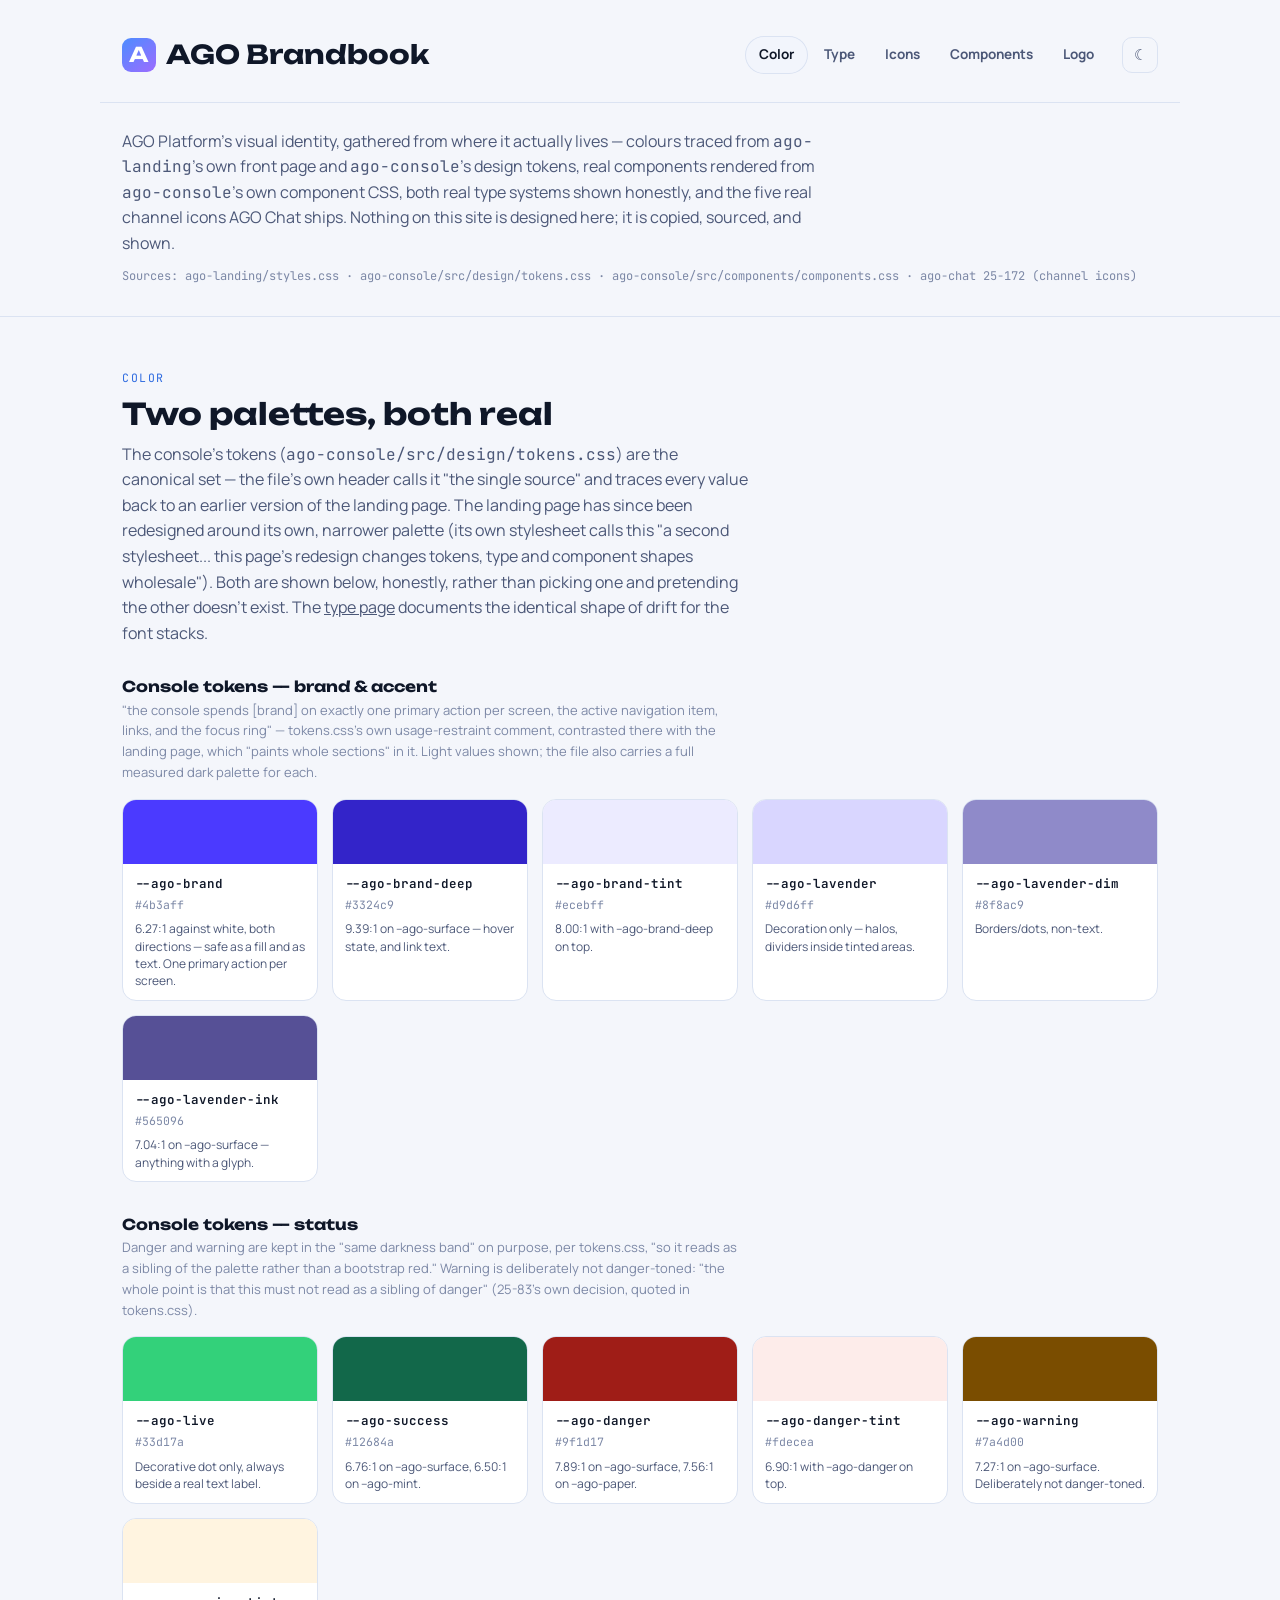
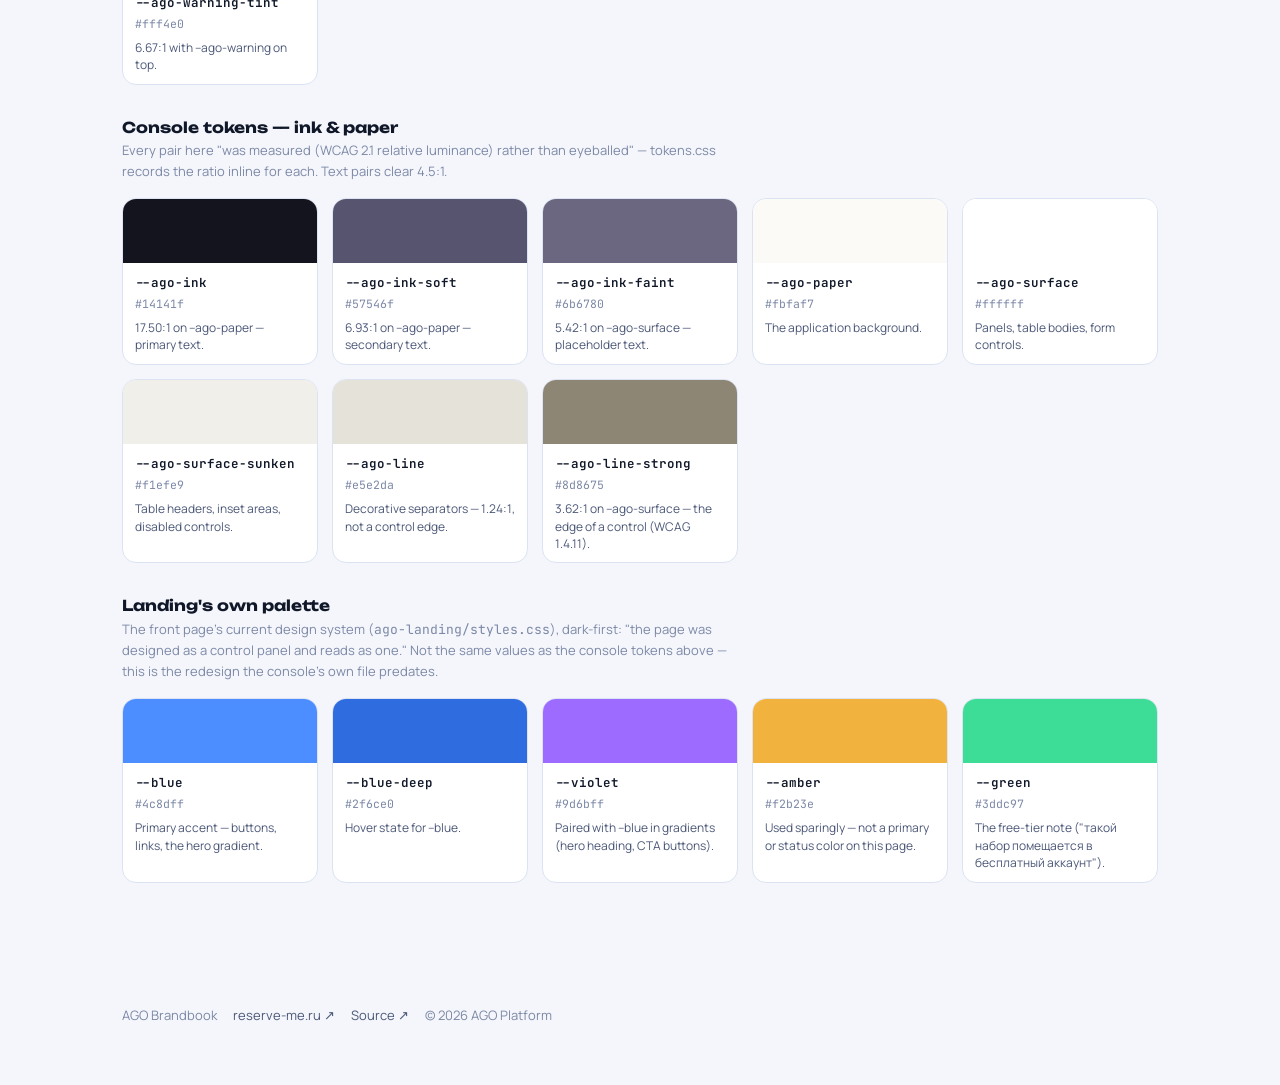
<file: index.html>
<!doctype html>
<html lang="ru">
<head>
<meta charset="utf-8">
<link rel="icon" type="image/svg+xml" href="favicon.svg">
<meta name="viewport" content="width=device-width, initial-scale=1">
<meta name="description" content="AGO Brandbook — цвета, типографика и компоненты AGO Platform в одном месте.">
<title>AGO Brandbook</title>
<link rel="preconnect" href="https://fonts.googleapis.com">
<link rel="preconnect" href="https://fonts.gstatic.com" crossorigin>
<link href="https://fonts.googleapis.com/css2?family=Manrope:wght@400;500;600;700;800&family=Unbounded:wght@600;700&family=JetBrains+Mono:wght@400;500;600&display=swap" rel="stylesheet">
<link rel="stylesheet" href="styles.css">
</head>
<body>
<!-- 25-180 built this as a reference page, not a product; 25-183 splits it into real pages
     (color/type/icons/components/logo) with shared navigation, and adds the two pages this site
     was missing - a components page and a typography page that shows both real font systems
     rather than the one console traced from a landing page that has since moved on. Every value on
     every page is copied from a file this repository does not own; where two source files
     disagree, that disagreement is shown rather than resolved, because resolving it is not this
     item's job either. -->
<header class="top">
  <div class="wrap topbar">
    <a class="wordmark" href="index.html"><span class="g">A</span>AGO Brandbook</a>
    <div class="topbar-end">
      <nav class="pagenav" aria-label="Brandbook sections">
        <a href="index.html" aria-current="page">Color</a>
        <a href="typography.html">Type</a>
        <a href="icons.html">Icons</a>
        <a href="components.html">Components</a>
        <a href="logo.html">Logo</a>
      </nav>
      <button class="theme-toggle" type="button" id="themeToggle" aria-label="Toggle theme" title="Toggle theme">
        <span id="themeIcon" aria-hidden="true">☾</span>
      </button>
    </div>
  </div>
  <div class="wrap">
    <p class="lede">AGO Platform's visual identity, gathered from where it actually lives — colours
      traced from <code>ago-landing</code>'s own front page and <code>ago-console</code>'s design
      tokens, real components rendered from <code>ago-console</code>'s own component CSS, both real
      type systems shown honestly, and the five real channel icons AGO Chat ships. Nothing on this
      site is designed here; it is copied, sourced, and shown.</p>
    <p class="src">Sources: ago-landing/styles.css · ago-console/src/design/tokens.css ·
      ago-console/src/components/components.css · ago-chat 25-172 (channel icons)</p>
  </div>
</header>

<main>
  <!-- COLOR -->
  <section id="color">
    <div class="wrap">
      <div class="head">
        <span class="kicker">Color</span>
        <h2>Two palettes, both real</h2>
        <p class="lede">The console's tokens (<code>ago-console/src/design/tokens.css</code>) are the
          canonical set — the file's own header calls it "the single source" and traces every value
          back to an earlier version of the landing page. The landing page has since been redesigned
          around its own, narrower palette (its own stylesheet calls this "a second stylesheet...
          this page's redesign changes tokens, type and component shapes wholesale"). Both are shown
          below, honestly, rather than picking one and pretending the other doesn't exist. The
          <a href="typography.html">type page</a> documents the identical shape of drift for the
          font stacks.</p>
      </div>

      <div class="swatch-group">
        <h3>Console tokens — brand &amp; accent</h3>
        <p class="group-note">"the console spends [brand] on exactly one primary action per screen,
          the active navigation item, links, and the focus ring" — tokens.css's own usage-restraint
          comment, contrasted there with the landing page, which "paints whole sections" in it. Light
          values shown; the file also carries a full measured dark palette for each.</p>
        <div class="swatches" id="swatches-console-brand"></div>
      </div>

      <div class="swatch-group">
        <h3>Console tokens — status</h3>
        <p class="group-note">Danger and warning are kept in the "same darkness band" on purpose,
          per tokens.css, "so it reads as a sibling of the palette rather than a bootstrap red."
          Warning is deliberately not danger-toned: "the whole point is that this must not read as a
          sibling of danger" (25-83's own decision, quoted in tokens.css).</p>
        <div class="swatches" id="swatches-console-status"></div>
      </div>

      <div class="swatch-group">
        <h3>Console tokens — ink &amp; paper</h3>
        <p class="group-note">Every pair here "was measured (WCAG 2.1 relative luminance) rather than
          eyeballed" — tokens.css records the ratio inline for each. Text pairs clear 4.5:1.</p>
        <div class="swatches" id="swatches-console-neutral"></div>
      </div>

      <div class="swatch-group">
        <h3>Landing's own palette</h3>
        <p class="group-note">The front page's current design system (<code>ago-landing/styles.css</code>),
          dark-first: "the page was designed as a control panel and reads as one." Not the same values
          as the console tokens above — this is the redesign the console's own file predates.</p>
        <div class="swatches" id="swatches-landing"></div>
      </div>
    </div>
  </section>
</main>

<footer>
  <div class="wrap foot-row">
    <span>AGO Brandbook</span>
    <a href="https://reserve-me.ru" target="_blank" rel="noopener">reserve-me.ru ↗</a>
    <a href="https://github.com/golyakoff/ago-brandbook" target="_blank" rel="noopener">Source ↗</a>
    <span>© 2026 AGO Platform</span>
  </div>
</footer>

<script src="theme.js"></script>
<script src="tokens.js"></script>
</body>
</html>
</file>
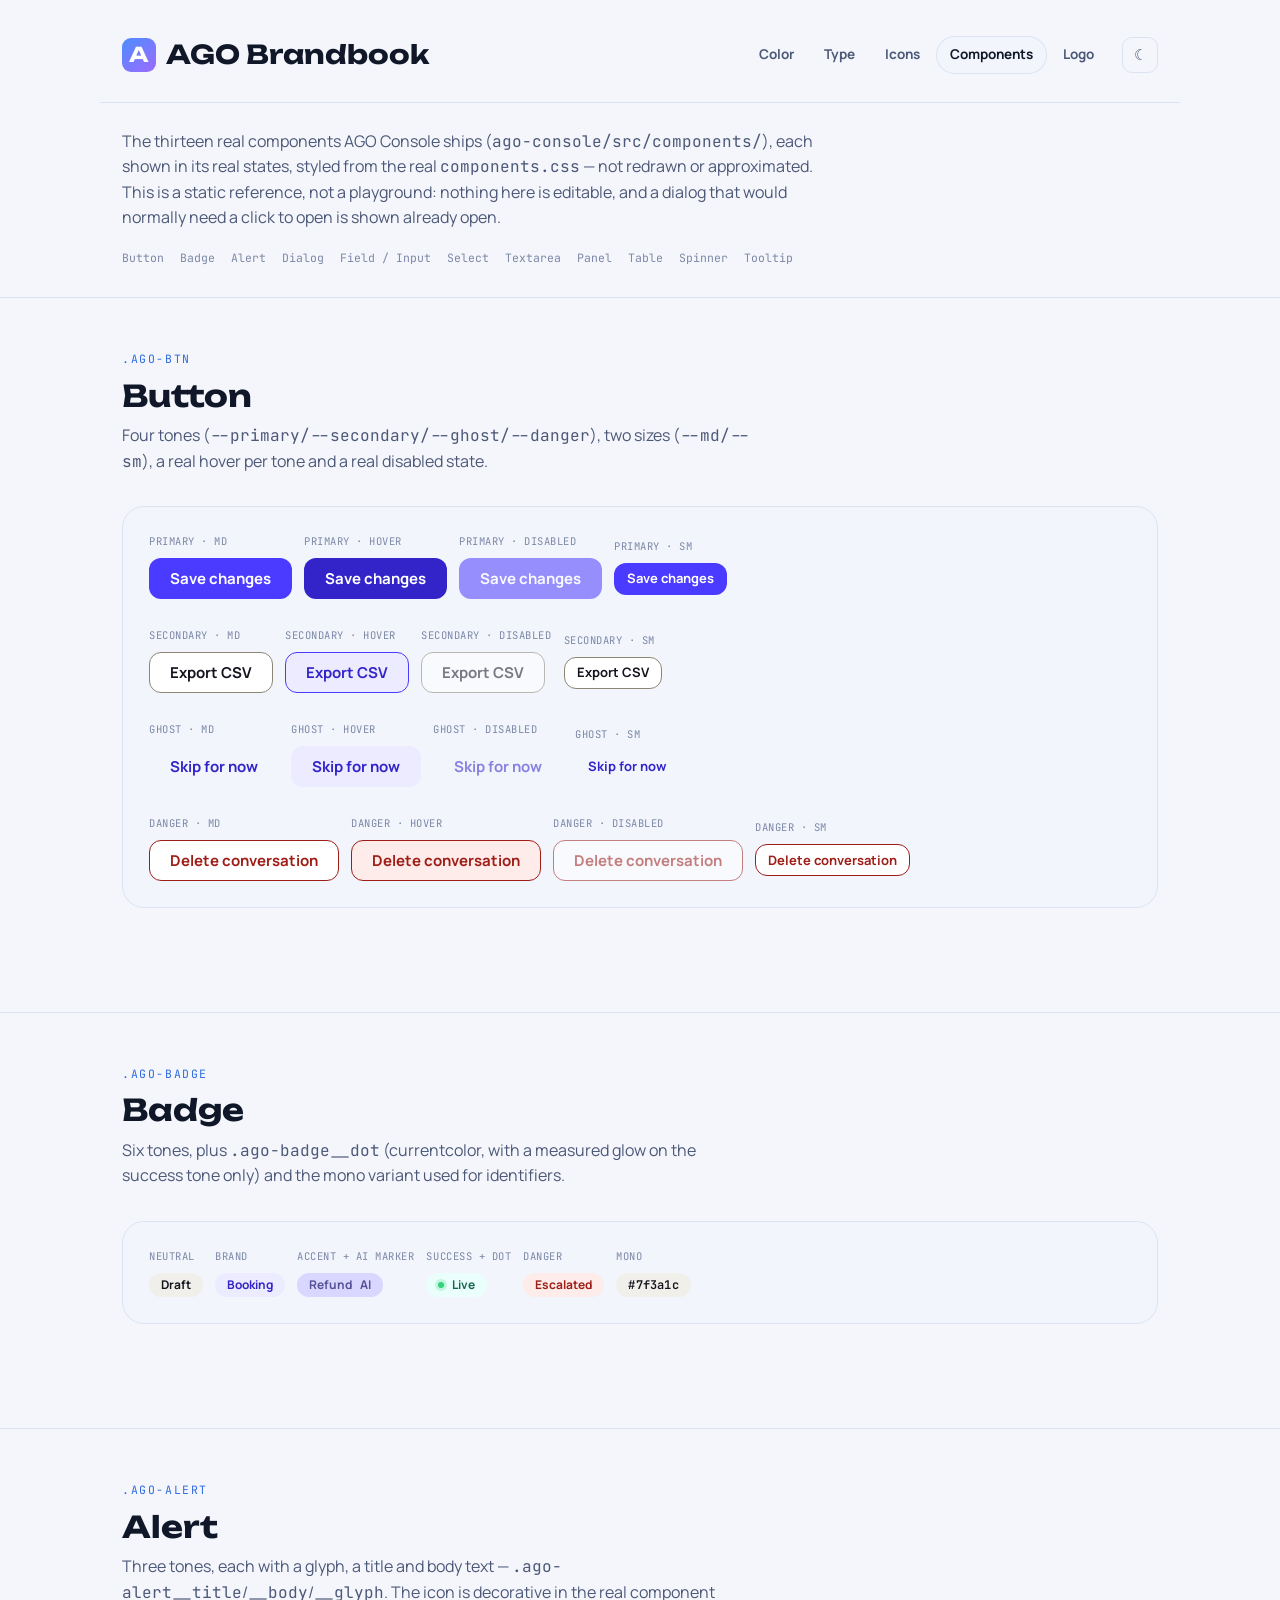
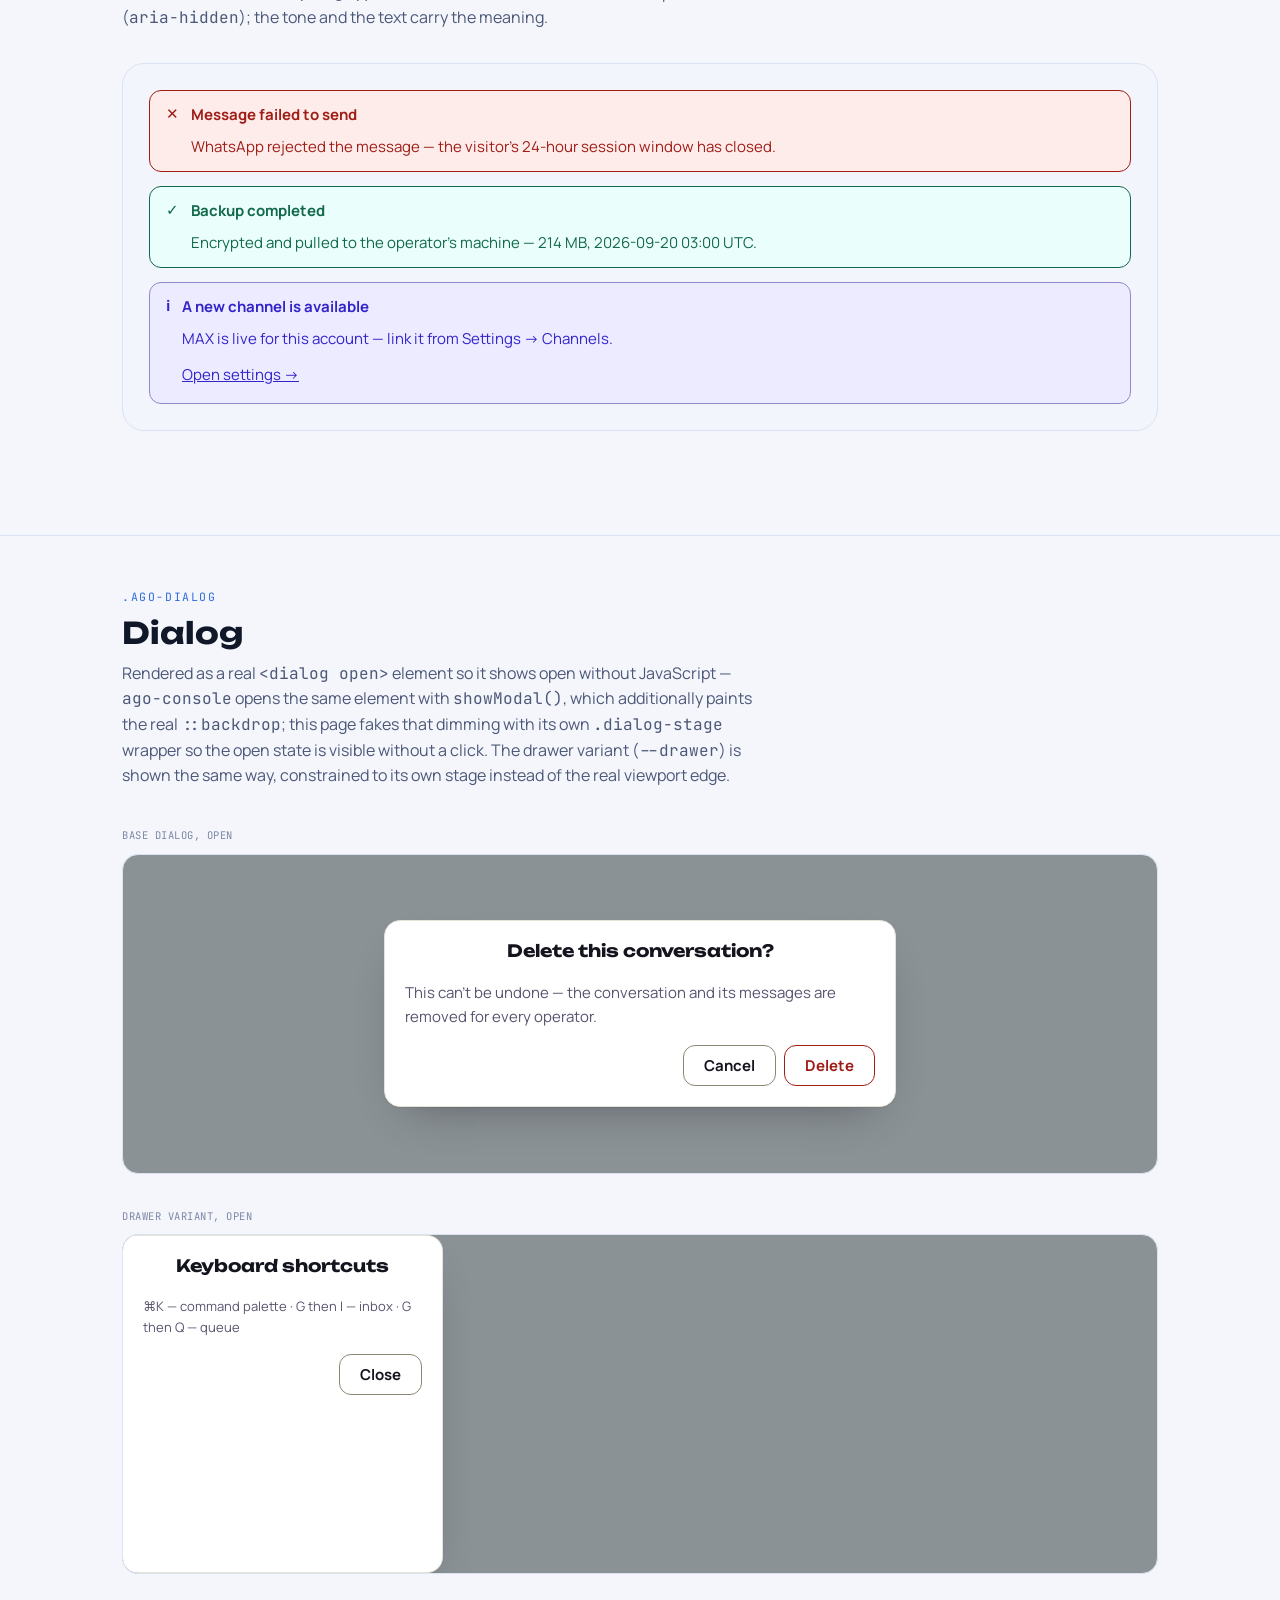
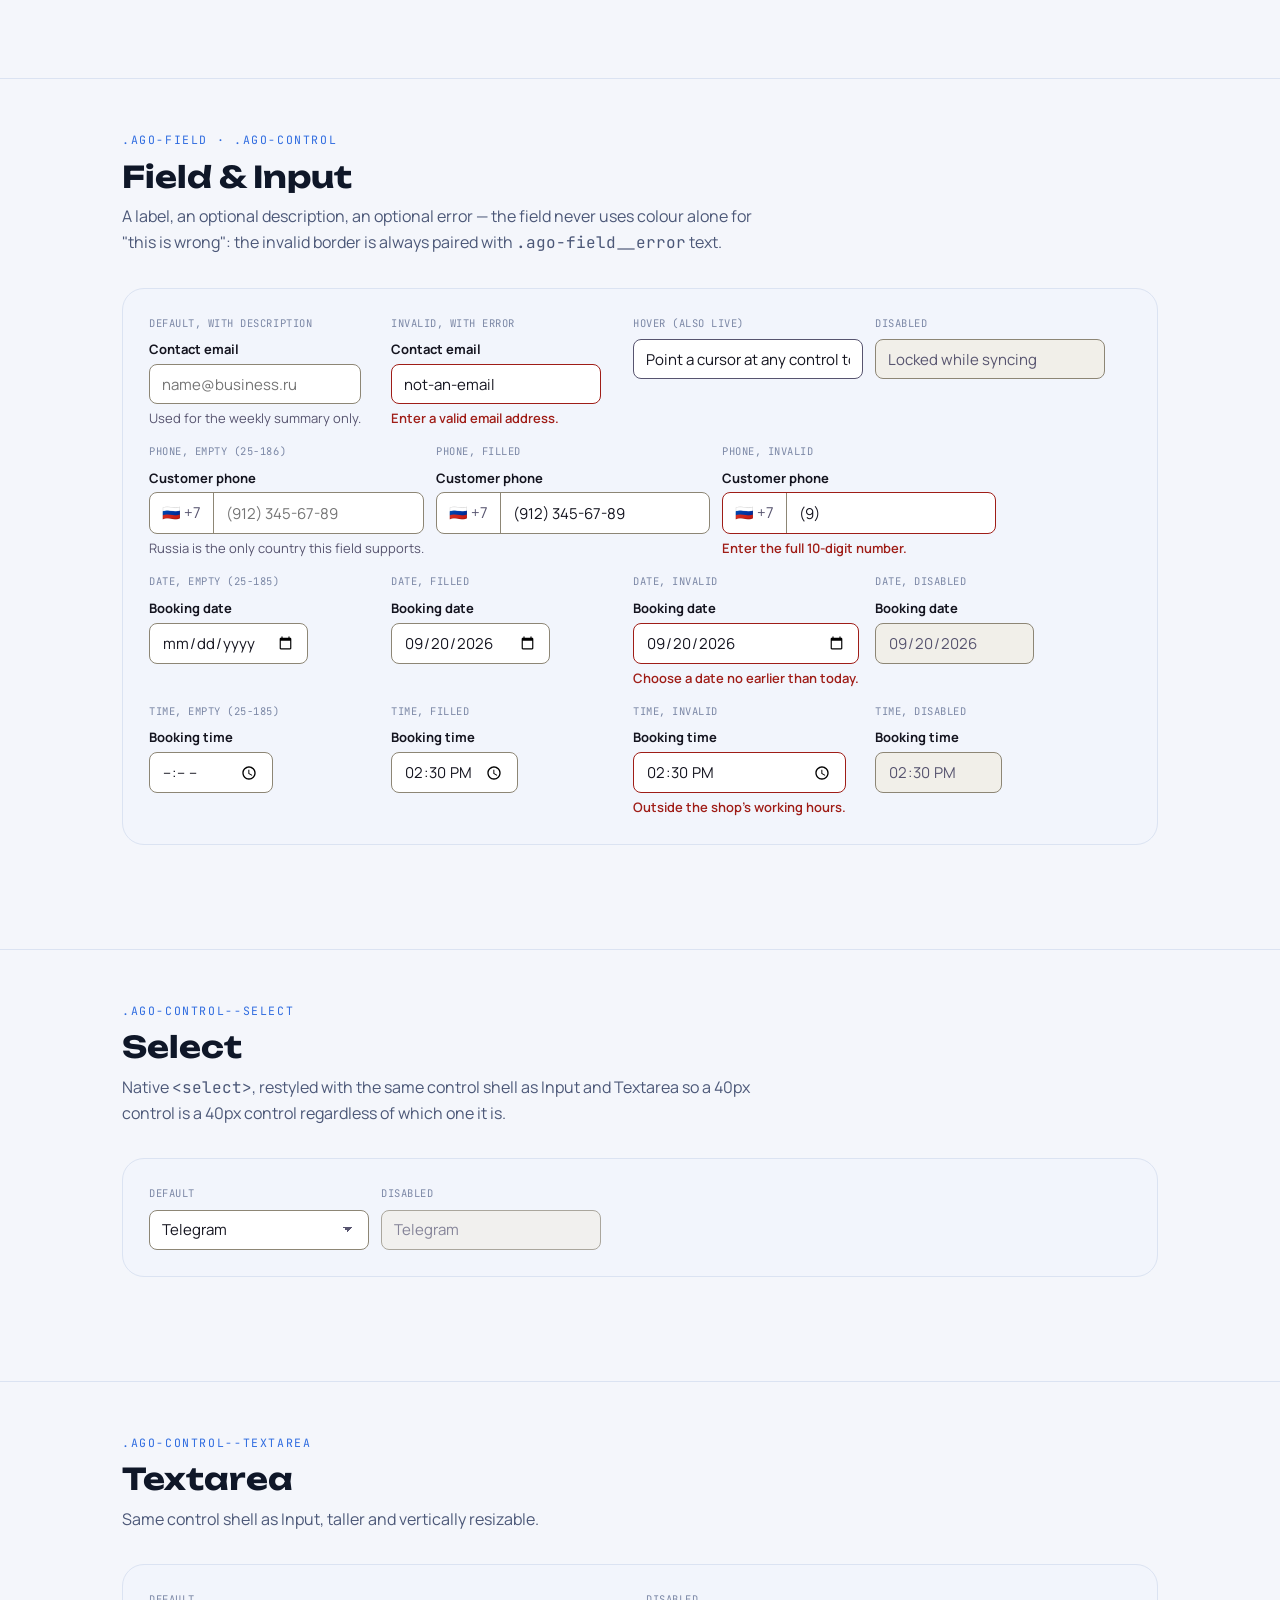
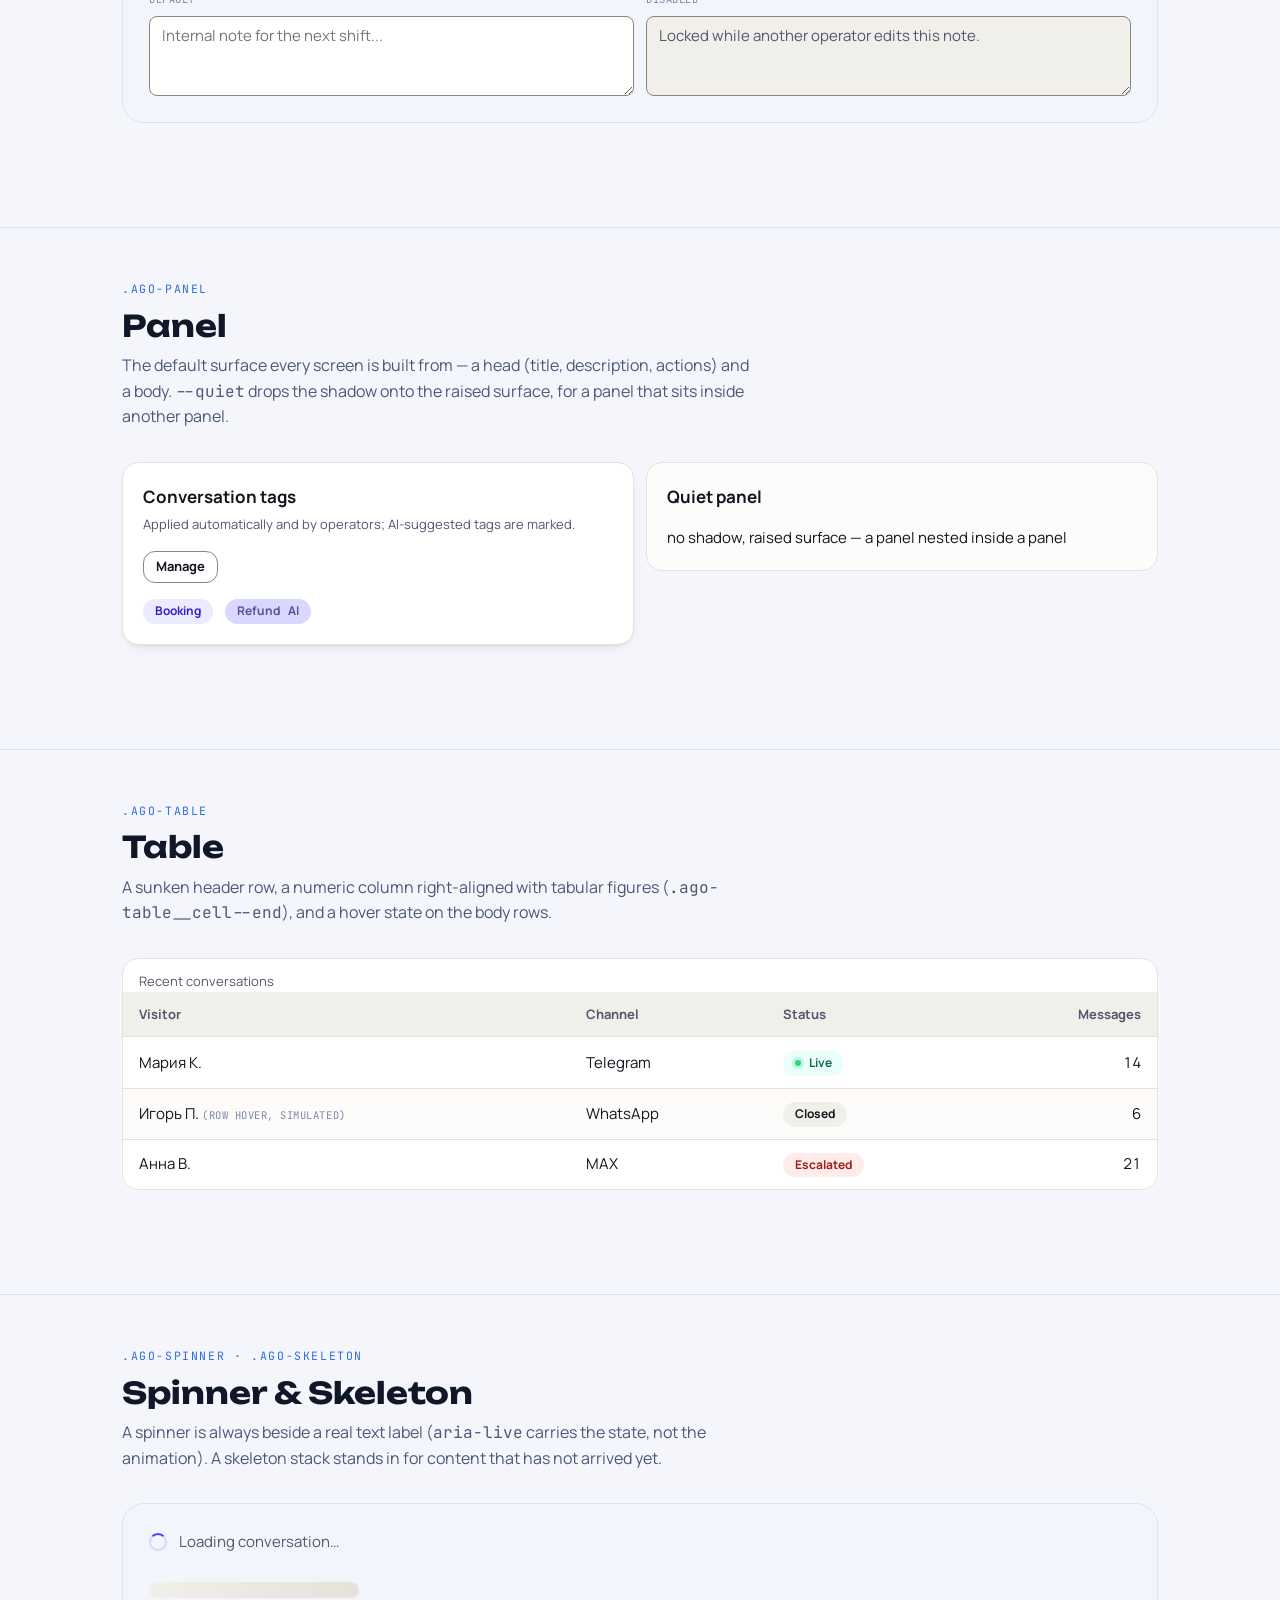
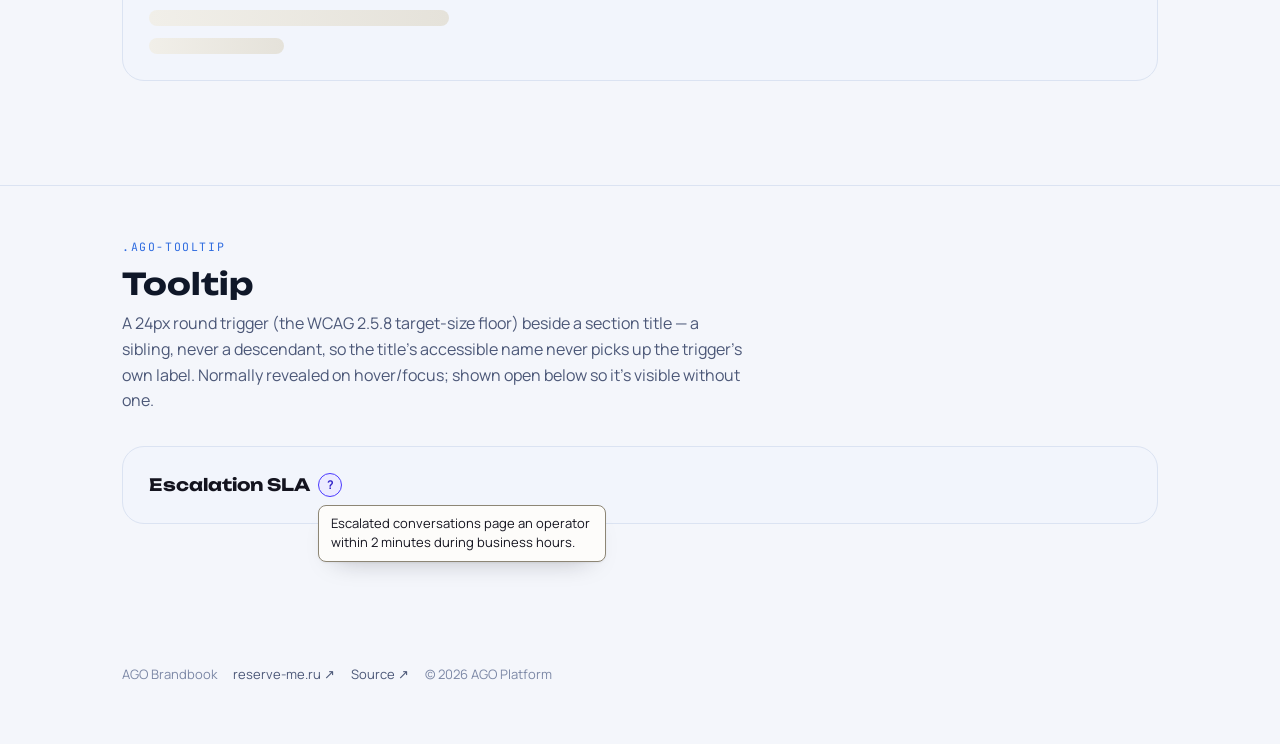
<file: components.html>
<!doctype html>
<html lang="ru">
<head>
<meta charset="utf-8">
<link rel="icon" type="image/svg+xml" href="favicon.svg">
<meta name="viewport" content="width=device-width, initial-scale=1">
<meta name="description" content="AGO Brandbook — the real ago-console component set, in its real states.">
<title>AGO Brandbook — Components</title>
<link rel="preconnect" href="https://fonts.googleapis.com">
<link rel="preconnect" href="https://fonts.gstatic.com" crossorigin>
<link href="https://fonts.googleapis.com/css2?family=Manrope:wght@400;500;600;700;800&family=Unbounded:wght@600;700&family=JetBrains+Mono:wght@400;500;600&display=swap" rel="stylesheet">
<link rel="stylesheet" href="styles.css">
<link rel="stylesheet" href="components.css">
</head>
<body>
<!-- 25-183: every `.ago-*` class below is real - copied from ago-console/src/components/
     components.css, not approximated - styled with this page's own components.css, which copies
     that file's rules and the token values they read from tokens.css. No React, no build step: this
     page demonstrates the identity by matching the real CSS, the same way index.html's color
     section shows real hex values without importing tokens.css as a stylesheet. A handful of
     `.is-hover` helper classes (labelled where used) make a hover state visible without a mouse;
     every real `:hover` also still works live if you point a cursor at it. Dialogs use the real
     `<dialog open>` attribute so they render already open, no click or JavaScript needed.

     `25-184`: this section used to say the demo was light theme only because "the console ships
     light-only" - that was already false the day it was written. `tokens.css`'s own header comment
     records that `adr/0030` point 4's original light-only call was reversed the same day, in an
     addendum by the same author: the console has shipped a real, contrast-checked three-state
     (system/light/dark) theme since. This page now demonstrates that - the dark values below are
     copied from `tokens.css`'s own dark block (`@media (prefers-color-scheme: dark){
     :root:not([data-theme="light"]){...} }` plus its `:root[data-theme="dark"]` twin) the same
     hand-authored way `components.css` already copies the light ones, and follow this page's own
     `data-theme` toggle (`theme.js`) rather than a second, independent switch - `[data-theme="dark"]
     .console-demo` and the matching `prefers-color-scheme` media guard, both in `components.css`. -->
<header class="top">
  <div class="wrap topbar">
    <a class="wordmark" href="index.html"><span class="g">A</span>AGO Brandbook</a>
    <div class="topbar-end">
      <nav class="pagenav" aria-label="Brandbook sections">
        <a href="index.html">Color</a>
        <a href="typography.html">Type</a>
        <a href="icons.html">Icons</a>
        <a href="components.html" aria-current="page">Components</a>
        <a href="logo.html">Logo</a>
      </nav>
      <button class="theme-toggle" type="button" id="themeToggle" aria-label="Toggle theme" title="Toggle theme">
        <span id="themeIcon" aria-hidden="true">☾</span>
      </button>
    </div>
  </div>
  <div class="wrap">
    <p class="lede">The thirteen real components AGO Console ships
      (<code>ago-console/src/components/</code>), each shown in its real states, styled from the
      real <code>components.css</code> — not redrawn or approximated. This is a static reference,
      not a playground: nothing here is editable, and a dialog that would normally need a click to
      open is shown already open.</p>
    <ul class="jump-nav">
      <li><a href="#button">Button</a></li>
      <li><a href="#badge">Badge</a></li>
      <li><a href="#alert">Alert</a></li>
      <li><a href="#dialog">Dialog</a></li>
      <li><a href="#field">Field / Input</a></li>
      <li><a href="#select">Select</a></li>
      <li><a href="#textarea">Textarea</a></li>
      <li><a href="#panel">Panel</a></li>
      <li><a href="#table">Table</a></li>
      <li><a href="#spinner">Spinner</a></li>
      <li><a href="#tooltip">Tooltip</a></li>
    </ul>
  </div>
</header>

<main>
  <!-- BUTTON -->
  <section id="button">
    <div class="wrap">
      <div class="head">
        <span class="kicker">.ago-btn</span>
        <h2>Button</h2>
        <p class="lede">Four tones (<code>--primary/--secondary/--ghost/--danger</code>), two sizes
          (<code>--md/--sm</code>), a real hover per tone and a real disabled state.</p>
      </div>
      <div class="demo-block console-demo">
        <div class="demo-stage demo-col">
          <div class="demo-row">
            <div class="demo-item"><span class="demo-cap">primary · md</span><button class="ago-btn ago-btn--primary ago-btn--md">Save changes</button></div>
            <div class="demo-item"><span class="demo-cap">primary · hover</span><button class="ago-btn ago-btn--primary ago-btn--md is-hover">Save changes</button></div>
            <div class="demo-item"><span class="demo-cap">primary · disabled</span><button class="ago-btn ago-btn--primary ago-btn--md" disabled>Save changes</button></div>
            <div class="demo-item"><span class="demo-cap">primary · sm</span><button class="ago-btn ago-btn--primary ago-btn--sm">Save changes</button></div>
          </div>
          <div class="demo-row">
            <div class="demo-item"><span class="demo-cap">secondary · md</span><button class="ago-btn ago-btn--secondary ago-btn--md">Export CSV</button></div>
            <div class="demo-item"><span class="demo-cap">secondary · hover</span><button class="ago-btn ago-btn--secondary ago-btn--md is-hover">Export CSV</button></div>
            <div class="demo-item"><span class="demo-cap">secondary · disabled</span><button class="ago-btn ago-btn--secondary ago-btn--md" disabled>Export CSV</button></div>
            <div class="demo-item"><span class="demo-cap">secondary · sm</span><button class="ago-btn ago-btn--secondary ago-btn--sm">Export CSV</button></div>
          </div>
          <div class="demo-row">
            <div class="demo-item"><span class="demo-cap">ghost · md</span><button class="ago-btn ago-btn--ghost ago-btn--md">Skip for now</button></div>
            <div class="demo-item"><span class="demo-cap">ghost · hover</span><button class="ago-btn ago-btn--ghost ago-btn--md is-hover">Skip for now</button></div>
            <div class="demo-item"><span class="demo-cap">ghost · disabled</span><button class="ago-btn ago-btn--ghost ago-btn--md" disabled>Skip for now</button></div>
            <div class="demo-item"><span class="demo-cap">ghost · sm</span><button class="ago-btn ago-btn--ghost ago-btn--sm">Skip for now</button></div>
          </div>
          <div class="demo-row">
            <div class="demo-item"><span class="demo-cap">danger · md</span><button class="ago-btn ago-btn--danger ago-btn--md">Delete conversation</button></div>
            <div class="demo-item"><span class="demo-cap">danger · hover</span><button class="ago-btn ago-btn--danger ago-btn--md is-hover">Delete conversation</button></div>
            <div class="demo-item"><span class="demo-cap">danger · disabled</span><button class="ago-btn ago-btn--danger ago-btn--md" disabled>Delete conversation</button></div>
            <div class="demo-item"><span class="demo-cap">danger · sm</span><button class="ago-btn ago-btn--danger ago-btn--sm">Delete conversation</button></div>
          </div>
        </div>
      </div>
    </div>
  </section>

  <!-- BADGE -->
  <section id="badge">
    <div class="wrap">
      <div class="head">
        <span class="kicker">.ago-badge</span>
        <h2>Badge</h2>
        <p class="lede">Six tones, plus <code>.ago-badge__dot</code> (currentcolor, with a measured
          glow on the success tone only) and the mono variant used for identifiers.</p>
      </div>
      <div class="demo-block console-demo">
        <div class="demo-stage">
          <div class="demo-row">
            <div class="demo-item"><span class="demo-cap">neutral</span><span class="ago-badge ago-badge--neutral">Draft</span></div>
            <div class="demo-item"><span class="demo-cap">brand</span><span class="ago-badge ago-badge--brand">Booking</span></div>
            <div class="demo-item"><span class="demo-cap">accent + ai marker</span><span class="ago-badge ago-badge--accent">Refund <span class="ago-badge__ai-marker">AI</span></span></div>
            <div class="demo-item"><span class="demo-cap">success + dot</span><span class="ago-badge ago-badge--success"><span class="ago-badge__dot"></span>Live</span></div>
            <div class="demo-item"><span class="demo-cap">danger</span><span class="ago-badge ago-badge--danger">Escalated</span></div>
            <div class="demo-item"><span class="demo-cap">mono</span><span class="ago-badge ago-badge--neutral ago-badge--mono">#7f3a1c</span></div>
          </div>
        </div>
      </div>
    </div>
  </section>

  <!-- ALERT -->
  <section id="alert">
    <div class="wrap">
      <div class="head">
        <span class="kicker">.ago-alert</span>
        <h2>Alert</h2>
        <p class="lede">Three tones, each with a glyph, a title and body text —
          <code>.ago-alert__title</code>/<code>__body</code>/<code>__glyph</code>. The icon is
          decorative in the real component (<code>aria-hidden</code>); the tone and the text carry
          the meaning.</p>
      </div>
      <div class="demo-block console-demo">
        <div class="demo-stage demo-col">
          <div class="ago-alert ago-alert--danger">
            <span class="ago-alert__glyph" aria-hidden="true">✕</span>
            <div class="ago-alert__body">
              <span class="ago-alert__title">Message failed to send</span>
              <span>WhatsApp rejected the message — the visitor's 24-hour session window has closed.</span>
            </div>
          </div>
          <div class="ago-alert ago-alert--success">
            <span class="ago-alert__glyph" aria-hidden="true">✓</span>
            <div class="ago-alert__body">
              <span class="ago-alert__title">Backup completed</span>
              <span>Encrypted and pulled to the operator's machine — 214 MB, 2026-09-20 03:00 UTC.</span>
            </div>
          </div>
          <div class="ago-alert ago-alert--info">
            <span class="ago-alert__glyph" aria-hidden="true">i</span>
            <div class="ago-alert__body">
              <span class="ago-alert__title">A new channel is available</span>
              <span>MAX is live for this account — link it from Settings → Channels.</span>
              <span class="ago-alert__action"><a href="#">Open settings →</a></span>
            </div>
          </div>
        </div>
      </div>
    </div>
  </section>

  <!-- DIALOG -->
  <section id="dialog">
    <div class="wrap">
      <div class="head">
        <span class="kicker">.ago-dialog</span>
        <h2>Dialog</h2>
        <p class="lede">Rendered as a real <code>&lt;dialog open&gt;</code> element so it shows open
          without JavaScript — <code>ago-console</code> opens the same element with
          <code>showModal()</code>, which additionally paints the real <code>::backdrop</code>; this
          page fakes that dimming with its own <code>.dialog-stage</code> wrapper so the open state
          is visible without a click. The drawer variant (<code>--drawer</code>) is shown the same
          way, constrained to its own stage instead of the real viewport edge.</p>
      </div>
      <div class="demo-block console-demo">
        <span class="demo-cap">base dialog, open</span>
        <div class="demo-stage dialog-stage" style="margin-top:8px;margin-bottom:28px;">
          <dialog open class="ago-dialog">
            <div class="ago-dialog__inner">
              <h3 class="ago-dialog__title">Delete this conversation?</h3>
              <p style="margin:0;font-size:var(--ago-text-base);color:var(--ago-ink-soft);">This can't
                be undone — the conversation and its messages are removed for every operator.</p>
              <div class="ago-dialog__footer">
                <button class="ago-btn ago-btn--secondary ago-btn--md">Cancel</button>
                <button class="ago-btn ago-btn--danger ago-btn--md">Delete</button>
              </div>
            </div>
          </dialog>
        </div>
        <span class="demo-cap">drawer variant, open</span>
        <div class="demo-stage dialog-stage dialog-stage--drawer" style="margin-top:8px;min-height:340px;">
          <dialog open class="ago-dialog ago-dialog--drawer">
            <div class="ago-dialog__inner">
              <h3 class="ago-dialog__title">Keyboard shortcuts</h3>
              <p style="margin:0;font-size:var(--ago-text-sm);color:var(--ago-ink-soft);">⌘K — command
                palette · G then I — inbox · G then Q — queue</p>
              <div class="ago-dialog__footer"><button class="ago-btn ago-btn--secondary ago-btn--md">Close</button></div>
            </div>
          </dialog>
        </div>
      </div>
    </div>
  </section>

  <!-- FIELD / INPUT -->
  <section id="field">
    <div class="wrap">
      <div class="head">
        <span class="kicker">.ago-field · .ago-control</span>
        <h2>Field &amp; Input</h2>
        <p class="lede">A label, an optional description, an optional error — the field never uses
          colour alone for "this is wrong": the invalid border is always paired with
          <code>.ago-field__error</code> text.</p>
      </div>
      <div class="demo-block console-demo">
        <div class="demo-stage">
          <div class="demo-row" style="align-items:flex-start;">
            <div class="demo-item" style="min-width:230px;">
              <span class="demo-cap">default, with description</span>
              <div class="ago-field">
                <label class="ago-field__label" for="f-email">Contact email</label>
                <div class="ago-field__control-row">
                  <input id="f-email" class="ago-control" type="email" placeholder="name@business.ru">
                </div>
                <span class="ago-field__description">Used for the weekly summary only.</span>
              </div>
            </div>
            <div class="demo-item" style="min-width:230px;">
              <span class="demo-cap">invalid, with error</span>
              <div class="ago-field">
                <label class="ago-field__label" for="f-email-2">Contact email</label>
                <input id="f-email-2" class="ago-control" type="email" aria-invalid="true" value="not-an-email">
                <span class="ago-field__error">Enter a valid email address.</span>
              </div>
            </div>
            <div class="demo-item">
              <span class="demo-cap">hover (also live)</span>
              <input class="ago-control is-hover" type="text" value="Point a cursor at any control too" style="width:230px;">
            </div>
            <div class="demo-item">
              <span class="demo-cap">disabled</span>
              <input class="ago-control" type="text" value="Locked while syncing" disabled style="width:230px;">
            </div>
          </div>
          <div class="demo-row" style="align-items:flex-start;">
            <div class="demo-item" style="min-width:230px;">
              <span class="demo-cap">phone, empty (25-186)</span>
              <div class="ago-field">
                <label class="ago-field__label" for="f-phone-1">Customer phone</label>
                <div class="ago-phone-input">
                  <span class="ago-phone-input__prefix" aria-hidden="true">🇷🇺 +7</span>
                  <input id="f-phone-1" class="ago-control" type="tel" placeholder="(912) 345-67-89">
                </div>
                <span class="ago-field__description">Russia is the only country this field supports.</span>
              </div>
            </div>
            <div class="demo-item" style="min-width:230px;">
              <span class="demo-cap">phone, filled</span>
              <div class="ago-field">
                <label class="ago-field__label" for="f-phone-2">Customer phone</label>
                <div class="ago-phone-input">
                  <span class="ago-phone-input__prefix" aria-hidden="true">🇷🇺 +7</span>
                  <input id="f-phone-2" class="ago-control" type="tel" value="(912) 345-67-89">
                </div>
              </div>
            </div>
            <div class="demo-item" style="min-width:230px;">
              <span class="demo-cap">phone, invalid</span>
              <div class="ago-field">
                <label class="ago-field__label" for="f-phone-3">Customer phone</label>
                <div class="ago-phone-input ago-phone-input--invalid">
                  <span class="ago-phone-input__prefix" aria-hidden="true">🇷🇺 +7</span>
                  <input id="f-phone-3" class="ago-control" type="tel" aria-invalid="true" value="(9)">
                </div>
                <span class="ago-field__error">Enter the full 10-digit number.</span>
              </div>
            </div>
          </div>
          <div class="demo-row" style="align-items:flex-start;">
            <div class="demo-item" style="min-width:230px;">
              <span class="demo-cap">date, empty (25-185)</span>
              <div class="ago-field">
                <label class="ago-field__label" for="f-date-1">Booking date</label>
                <input id="f-date-1" class="ago-control" type="date">
              </div>
            </div>
            <div class="demo-item" style="min-width:230px;">
              <span class="demo-cap">date, filled</span>
              <div class="ago-field">
                <label class="ago-field__label" for="f-date-2">Booking date</label>
                <input id="f-date-2" class="ago-control" type="date" value="2026-09-20">
              </div>
            </div>
            <div class="demo-item" style="min-width:230px;">
              <span class="demo-cap">date, invalid</span>
              <div class="ago-field">
                <label class="ago-field__label" for="f-date-3">Booking date</label>
                <input id="f-date-3" class="ago-control" type="date" aria-invalid="true" value="2026-09-20">
                <span class="ago-field__error">Choose a date no earlier than today.</span>
              </div>
            </div>
            <div class="demo-item" style="min-width:230px;">
              <span class="demo-cap">date, disabled</span>
              <div class="ago-field">
                <label class="ago-field__label" for="f-date-4">Booking date</label>
                <input id="f-date-4" class="ago-control" type="date" value="2026-09-20" disabled>
              </div>
            </div>
          </div>
          <div class="demo-row" style="align-items:flex-start;">
            <div class="demo-item" style="min-width:230px;">
              <span class="demo-cap">time, empty (25-185)</span>
              <div class="ago-field">
                <label class="ago-field__label" for="f-time-1">Booking time</label>
                <input id="f-time-1" class="ago-control" type="time">
              </div>
            </div>
            <div class="demo-item" style="min-width:230px;">
              <span class="demo-cap">time, filled</span>
              <div class="ago-field">
                <label class="ago-field__label" for="f-time-2">Booking time</label>
                <input id="f-time-2" class="ago-control" type="time" value="14:30">
              </div>
            </div>
            <div class="demo-item" style="min-width:230px;">
              <span class="demo-cap">time, invalid</span>
              <div class="ago-field">
                <label class="ago-field__label" for="f-time-3">Booking time</label>
                <input id="f-time-3" class="ago-control" type="time" aria-invalid="true" value="14:30">
                <span class="ago-field__error">Outside the shop's working hours.</span>
              </div>
            </div>
            <div class="demo-item" style="min-width:230px;">
              <span class="demo-cap">time, disabled</span>
              <div class="ago-field">
                <label class="ago-field__label" for="f-time-4">Booking time</label>
                <input id="f-time-4" class="ago-control" type="time" value="14:30" disabled>
              </div>
            </div>
          </div>
        </div>
      </div>
    </div>
  </section>

  <!-- SELECT -->
  <section id="select">
    <div class="wrap">
      <div class="head">
        <span class="kicker">.ago-control--select</span>
        <h2>Select</h2>
        <p class="lede">Native <code>&lt;select&gt;</code>, restyled with the same control shell as
          Input and Textarea so a 40px control is a 40px control regardless of which one it is.</p>
      </div>
      <div class="demo-block console-demo">
        <div class="demo-stage">
          <div class="demo-row">
            <div class="demo-item">
              <span class="demo-cap">default</span>
              <select class="ago-control ago-control--select" style="width:220px;">
                <option>Telegram</option><option>WhatsApp</option><option>VK</option><option>MAX</option>
              </select>
            </div>
            <div class="demo-item">
              <span class="demo-cap">disabled</span>
              <select class="ago-control ago-control--select" style="width:220px;" disabled>
                <option>Telegram</option>
              </select>
            </div>
          </div>
        </div>
      </div>
    </div>
  </section>

  <!-- TEXTAREA -->
  <section id="textarea">
    <div class="wrap">
      <div class="head">
        <span class="kicker">.ago-control--textarea</span>
        <h2>Textarea</h2>
        <p class="lede">Same control shell as Input, taller and vertically resizable.</p>
      </div>
      <div class="demo-block console-demo">
        <div class="demo-stage">
          <div class="demo-row" style="align-items:flex-start;">
            <div class="demo-item" style="flex:1 1 280px;">
              <span class="demo-cap">default</span>
              <textarea class="ago-control ago-control--textarea" style="width:100%;" placeholder="Internal note for the next shift..."></textarea>
            </div>
            <div class="demo-item" style="flex:1 1 280px;">
              <span class="demo-cap">disabled</span>
              <textarea class="ago-control ago-control--textarea" style="width:100%;" disabled>Locked while another operator edits this note.</textarea>
            </div>
          </div>
        </div>
      </div>
    </div>
  </section>

  <!-- PANEL -->
  <section id="panel">
    <div class="wrap">
      <div class="head">
        <span class="kicker">.ago-panel</span>
        <h2>Panel</h2>
        <p class="lede">The default surface every screen is built from — a head (title,
          description, actions) and a body. <code>--quiet</code> drops the shadow onto the raised
          surface, for a panel that sits inside another panel.</p>
      </div>
      <div class="demo-block console-demo">
        <div class="demo-row" style="align-items:flex-start;">
          <div class="ago-panel" style="flex:1 1 320px;">
            <div class="ago-panel__head">
              <div>
                <div class="ago-panel__title">Conversation tags</div>
                <p class="ago-panel__description">Applied automatically and by operators; AI-suggested tags are marked.</p>
              </div>
              <div class="ago-panel__actions"><button class="ago-btn ago-btn--secondary ago-btn--sm">Manage</button></div>
            </div>
            <div class="ago-panel__body">
              <div class="demo-row">
                <span class="ago-badge ago-badge--brand">Booking</span>
                <span class="ago-badge ago-badge--accent">Refund <span class="ago-badge__ai-marker">AI</span></span>
              </div>
            </div>
          </div>
          <div class="ago-panel ago-panel--quiet" style="flex:1 1 320px;">
            <div class="ago-panel__head"><div class="ago-panel__title">Quiet panel</div></div>
            <div class="ago-panel__body"><span class="ago-mono">no shadow, raised surface — a panel nested inside a panel</span></div>
          </div>
        </div>
      </div>
    </div>
  </section>

  <!-- TABLE -->
  <section id="table">
    <div class="wrap">
      <div class="head">
        <span class="kicker">.ago-table</span>
        <h2>Table</h2>
        <p class="lede">A sunken header row, a numeric column right-aligned with tabular figures
          (<code>.ago-table__cell--end</code>), and a hover state on the body rows.</p>
      </div>
      <div class="demo-block console-demo">
        <div class="ago-table-scroll">
          <table class="ago-table">
            <caption>Recent conversations</caption>
            <thead>
              <tr><th>Visitor</th><th>Channel</th><th>Status</th><th class="ago-table__cell--end">Messages</th></tr>
            </thead>
            <tbody>
              <tr>
                <td>Мария К.</td><td>Telegram</td>
                <td><span class="ago-badge ago-badge--success"><span class="ago-badge__dot"></span>Live</span></td>
                <td class="ago-table__cell--end">14</td>
              </tr>
              <tr style="background:var(--ago-surface-raised);">
                <td>Игорь П. <span class="demo-cap">(row hover, simulated)</span></td><td>WhatsApp</td>
                <td><span class="ago-badge ago-badge--neutral">Closed</span></td>
                <td class="ago-table__cell--end">6</td>
              </tr>
              <tr>
                <td>Анна В.</td><td>MAX</td>
                <td><span class="ago-badge ago-badge--danger">Escalated</span></td>
                <td class="ago-table__cell--end">21</td>
              </tr>
            </tbody>
          </table>
        </div>
      </div>
    </div>
  </section>

  <!-- SPINNER / SKELETON -->
  <section id="spinner">
    <div class="wrap">
      <div class="head">
        <span class="kicker">.ago-spinner · .ago-skeleton</span>
        <h2>Spinner &amp; Skeleton</h2>
        <p class="lede">A spinner is always beside a real text label (<code>aria-live</code> carries
          the state, not the animation). A skeleton stack stands in for content that has not
          arrived yet.</p>
      </div>
      <div class="demo-block console-demo">
        <div class="demo-stage demo-col">
          <div class="demo-row">
            <div class="ago-spinner-row"><span class="ago-spinner" role="status" aria-label="Loading"></span>Loading conversation…</div>
          </div>
          <div class="demo-row">
            <div class="ago-skeleton-stack" style="width:300px;">
              <span class="ago-skeleton" style="width:70%;"></span>
              <span class="ago-skeleton" style="width:100%;"></span>
              <span class="ago-skeleton" style="width:45%;"></span>
            </div>
          </div>
        </div>
      </div>
    </div>
  </section>

  <!-- TOOLTIP -->
  <section id="tooltip">
    <div class="wrap">
      <div class="head">
        <span class="kicker">.ago-tooltip</span>
        <h2>Tooltip</h2>
        <p class="lede">A 24px round trigger (the WCAG 2.5.8 target-size floor) beside a section
          title — a sibling, never a descendant, so the title's accessible name never picks up the
          trigger's own label. Normally revealed on hover/focus; shown open below so it's visible
          without one.</p>
      </div>
      <div class="demo-block console-demo">
        <div class="demo-stage">
          <div class="ago-tooltip-row">
            <h3 style="margin:0;font-size:var(--ago-text-lg);">Escalation SLA</h3>
            <span class="ago-tooltip">
              <button type="button" class="ago-tooltip__trigger is-hover" aria-label="What is the escalation SLA?">?</button>
              <span class="ago-tooltip__bubble">Escalated conversations page an operator within 2 minutes during business hours.</span>
            </span>
          </div>
        </div>
      </div>
    </div>
  </section>
</main>

<footer>
  <div class="wrap foot-row">
    <span>AGO Brandbook</span>
    <a href="https://reserve-me.ru" target="_blank" rel="noopener">reserve-me.ru ↗</a>
    <a href="https://github.com/golyakoff/ago-brandbook" target="_blank" rel="noopener">Source ↗</a>
    <span>© 2026 AGO Platform</span>
  </div>
</footer>

<script src="theme.js"></script>
</body>
</html>
</file>
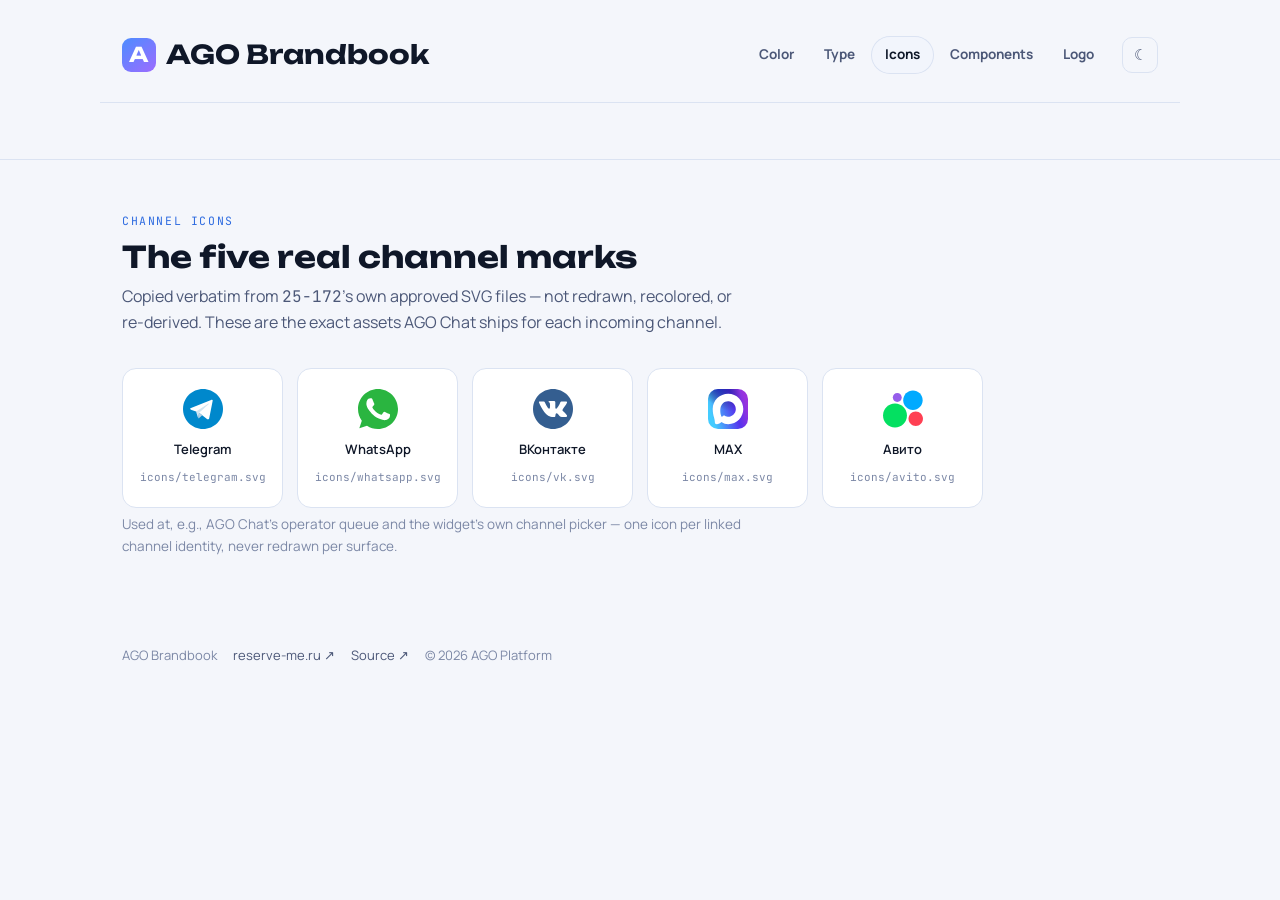
<file: icons.html>
<!doctype html>
<html lang="ru">
<head>
<meta charset="utf-8">
<link rel="icon" type="image/svg+xml" href="favicon.svg">
<meta name="viewport" content="width=device-width, initial-scale=1">
<meta name="description" content="AGO Brandbook — the five real channel icons AGO Chat ships.">
<title>AGO Brandbook — Icons</title>
<link rel="preconnect" href="https://fonts.googleapis.com">
<link rel="preconnect" href="https://fonts.gstatic.com" crossorigin>
<link href="https://fonts.googleapis.com/css2?family=Manrope:wght@400;500;600;700;800&family=Unbounded:wght@600;700&family=JetBrains+Mono:wght@400;500;600&display=swap" rel="stylesheet">
<link rel="stylesheet" href="styles.css">
</head>
<body>
<header class="top">
  <div class="wrap topbar">
    <a class="wordmark" href="index.html"><span class="g">A</span>AGO Brandbook</a>
    <div class="topbar-end">
      <nav class="pagenav" aria-label="Brandbook sections">
        <a href="index.html">Color</a>
        <a href="typography.html">Type</a>
        <a href="icons.html" aria-current="page">Icons</a>
        <a href="components.html">Components</a>
        <a href="logo.html">Logo</a>
      </nav>
      <button class="theme-toggle" type="button" id="themeToggle" aria-label="Toggle theme" title="Toggle theme">
        <span id="themeIcon" aria-hidden="true">☾</span>
      </button>
    </div>
  </div>
</header>

<main>
  <section id="icons">
    <div class="wrap">
      <div class="head">
        <span class="kicker">Channel icons</span>
        <h2>The five real channel marks</h2>
        <p class="lede">Copied verbatim from <code>25-172</code>'s own approved SVG files — not
          redrawn, recolored, or re-derived. These are the exact assets AGO Chat ships for each
          incoming channel.</p>
      </div>
      <div class="icon-grid">
        <div class="icon-card"><img src="icons/telegram.svg" alt="Telegram"><span class="icon-name">Telegram</span><span class="icon-file">icons/telegram.svg</span></div>
        <div class="icon-card"><img src="icons/whatsapp.svg" alt="WhatsApp"><span class="icon-name">WhatsApp</span><span class="icon-file">icons/whatsapp.svg</span></div>
        <div class="icon-card"><img src="icons/vk.svg" alt="ВКонтакте"><span class="icon-name">ВКонтакте</span><span class="icon-file">icons/vk.svg</span></div>
        <div class="icon-card"><img src="icons/max.svg" alt="MAX"><span class="icon-name">MAX</span><span class="icon-file">icons/max.svg</span></div>
        <div class="icon-card"><img src="icons/avito.svg" alt="Авито"><span class="icon-name">Авито</span><span class="icon-file">icons/avito.svg</span></div>
      </div>
      <p class="note">Used at, e.g., AGO Chat's operator queue and the widget's own channel picker —
        one icon per linked channel identity, never redrawn per surface.</p>
    </div>
  </section>
</main>

<footer>
  <div class="wrap foot-row">
    <span>AGO Brandbook</span>
    <a href="https://reserve-me.ru" target="_blank" rel="noopener">reserve-me.ru ↗</a>
    <a href="https://github.com/golyakoff/ago-brandbook" target="_blank" rel="noopener">Source ↗</a>
    <span>© 2026 AGO Platform</span>
  </div>
</footer>

<script src="theme.js"></script>
</body>
</html>
</file>
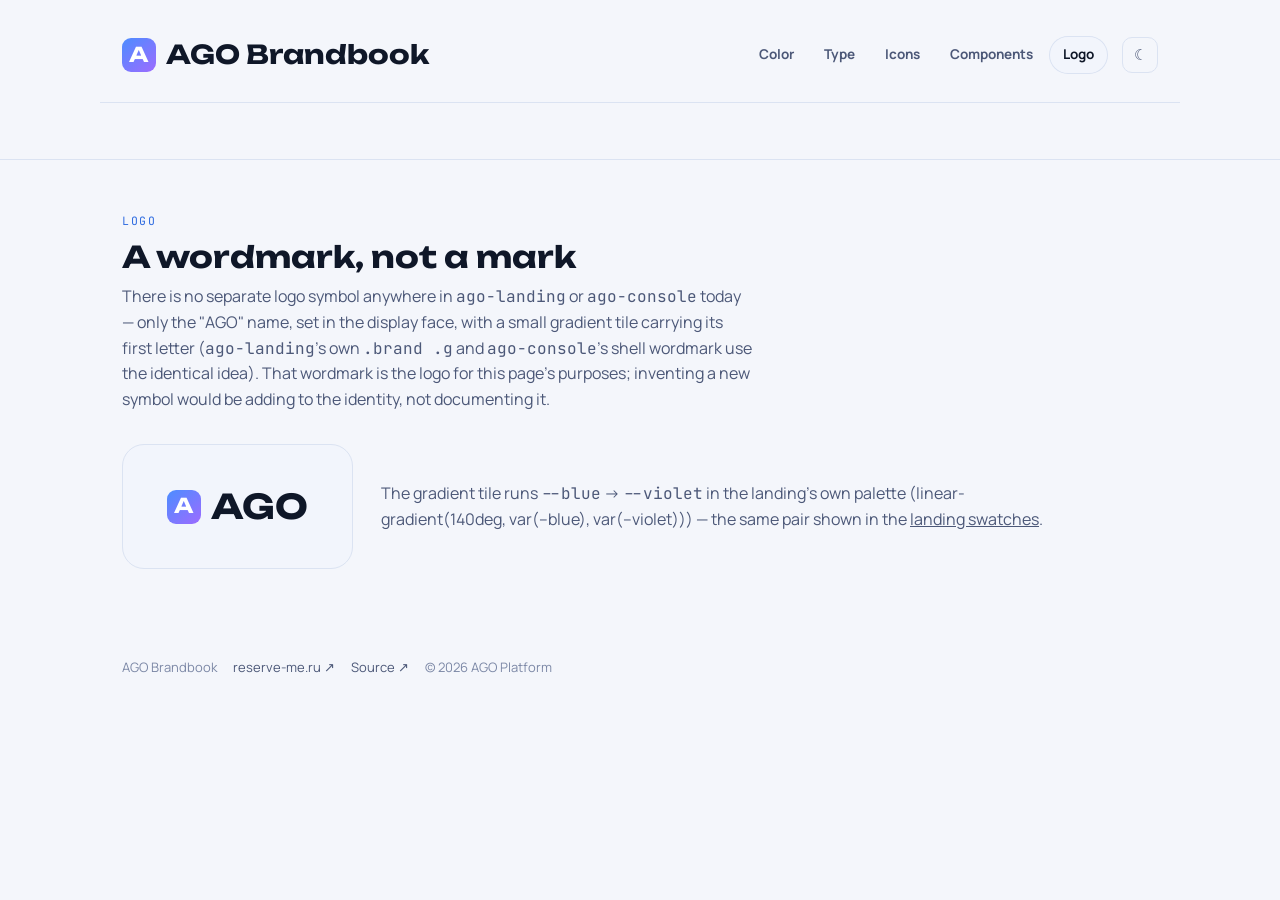
<file: logo.html>
<!doctype html>
<html lang="ru">
<head>
<meta charset="utf-8">
<link rel="icon" type="image/svg+xml" href="favicon.svg">
<meta name="viewport" content="width=device-width, initial-scale=1">
<meta name="description" content="AGO Brandbook — the AGO wordmark, the only logo that exists today.">
<title>AGO Brandbook — Logo</title>
<link rel="preconnect" href="https://fonts.googleapis.com">
<link rel="preconnect" href="https://fonts.gstatic.com" crossorigin>
<link href="https://fonts.googleapis.com/css2?family=Manrope:wght@400;500;600;700;800&family=Unbounded:wght@600;700&family=JetBrains+Mono:wght@400;500;600&display=swap" rel="stylesheet">
<link rel="stylesheet" href="styles.css">
</head>
<body>
<header class="top">
  <div class="wrap topbar">
    <a class="wordmark" href="index.html"><span class="g">A</span>AGO Brandbook</a>
    <div class="topbar-end">
      <nav class="pagenav" aria-label="Brandbook sections">
        <a href="index.html">Color</a>
        <a href="typography.html">Type</a>
        <a href="icons.html">Icons</a>
        <a href="components.html">Components</a>
        <a href="logo.html" aria-current="page">Logo</a>
      </nav>
      <button class="theme-toggle" type="button" id="themeToggle" aria-label="Toggle theme" title="Toggle theme">
        <span id="themeIcon" aria-hidden="true">☾</span>
      </button>
    </div>
  </div>
</header>

<main>
  <section id="logo">
    <div class="wrap">
      <div class="head">
        <span class="kicker">Logo</span>
        <h2>A wordmark, not a mark</h2>
        <p class="lede">There is no separate logo symbol anywhere in <code>ago-landing</code> or
          <code>ago-console</code> today — only the "AGO" name, set in the display face, with a small
          gradient tile carrying its first letter (<code>ago-landing</code>'s own <code>.brand .g</code>
          and <code>ago-console</code>'s shell wordmark use the identical idea). That wordmark is the
          logo for this page's purposes; inventing a new symbol would be adding to the identity, not
          documenting it.</p>
      </div>
      <div class="logo-block">
        <div class="logo-demo"><span class="wordmark"><span class="g">A</span>AGO</span></div>
        <p class="lede">The gradient tile runs <code>--blue</code> → <code>--violet</code> in the
          landing's own palette (linear-gradient(140deg, var(--blue), var(--violet))) — the same pair
          shown in the <a href="index.html">landing swatches</a>.</p>
      </div>
    </div>
  </section>
</main>

<footer>
  <div class="wrap foot-row">
    <span>AGO Brandbook</span>
    <a href="https://reserve-me.ru" target="_blank" rel="noopener">reserve-me.ru ↗</a>
    <a href="https://github.com/golyakoff/ago-brandbook" target="_blank" rel="noopener">Source ↗</a>
    <span>© 2026 AGO Platform</span>
  </div>
</footer>

<script src="theme.js"></script>
</body>
</html>
</file>
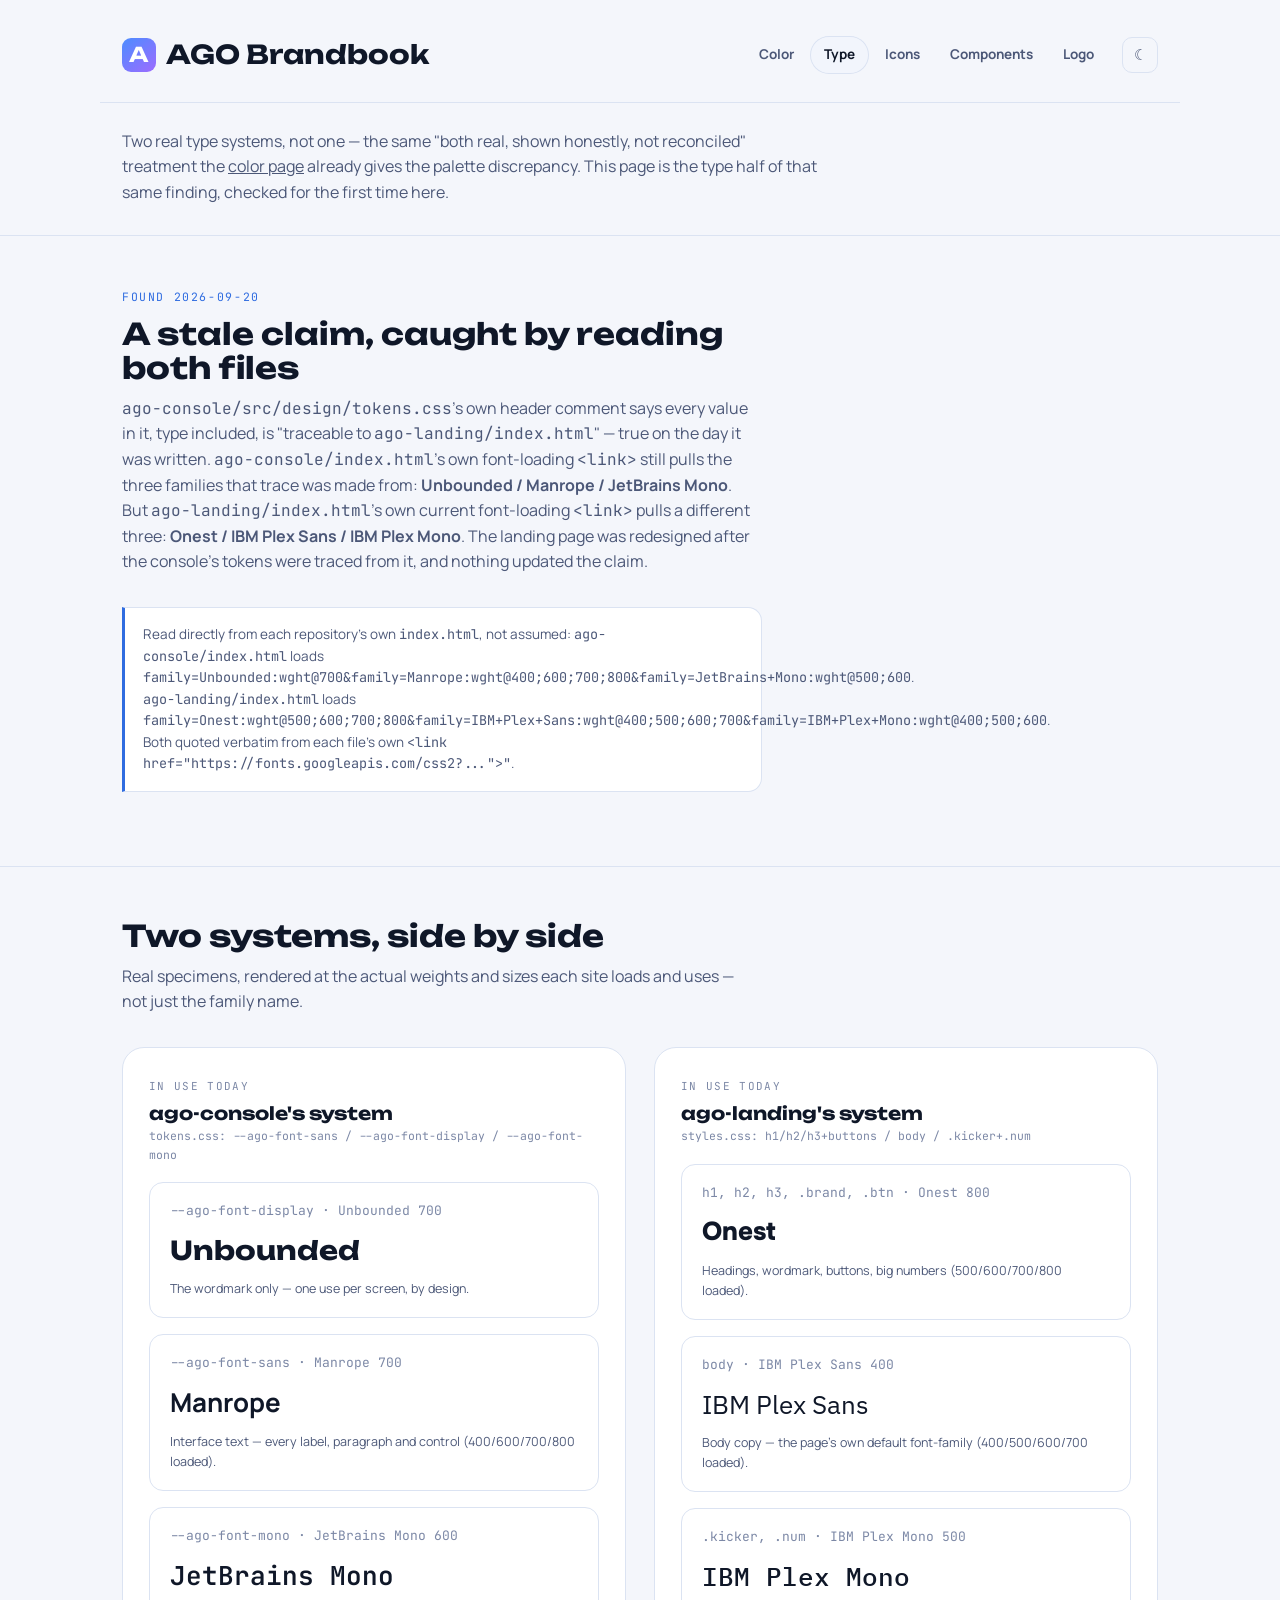
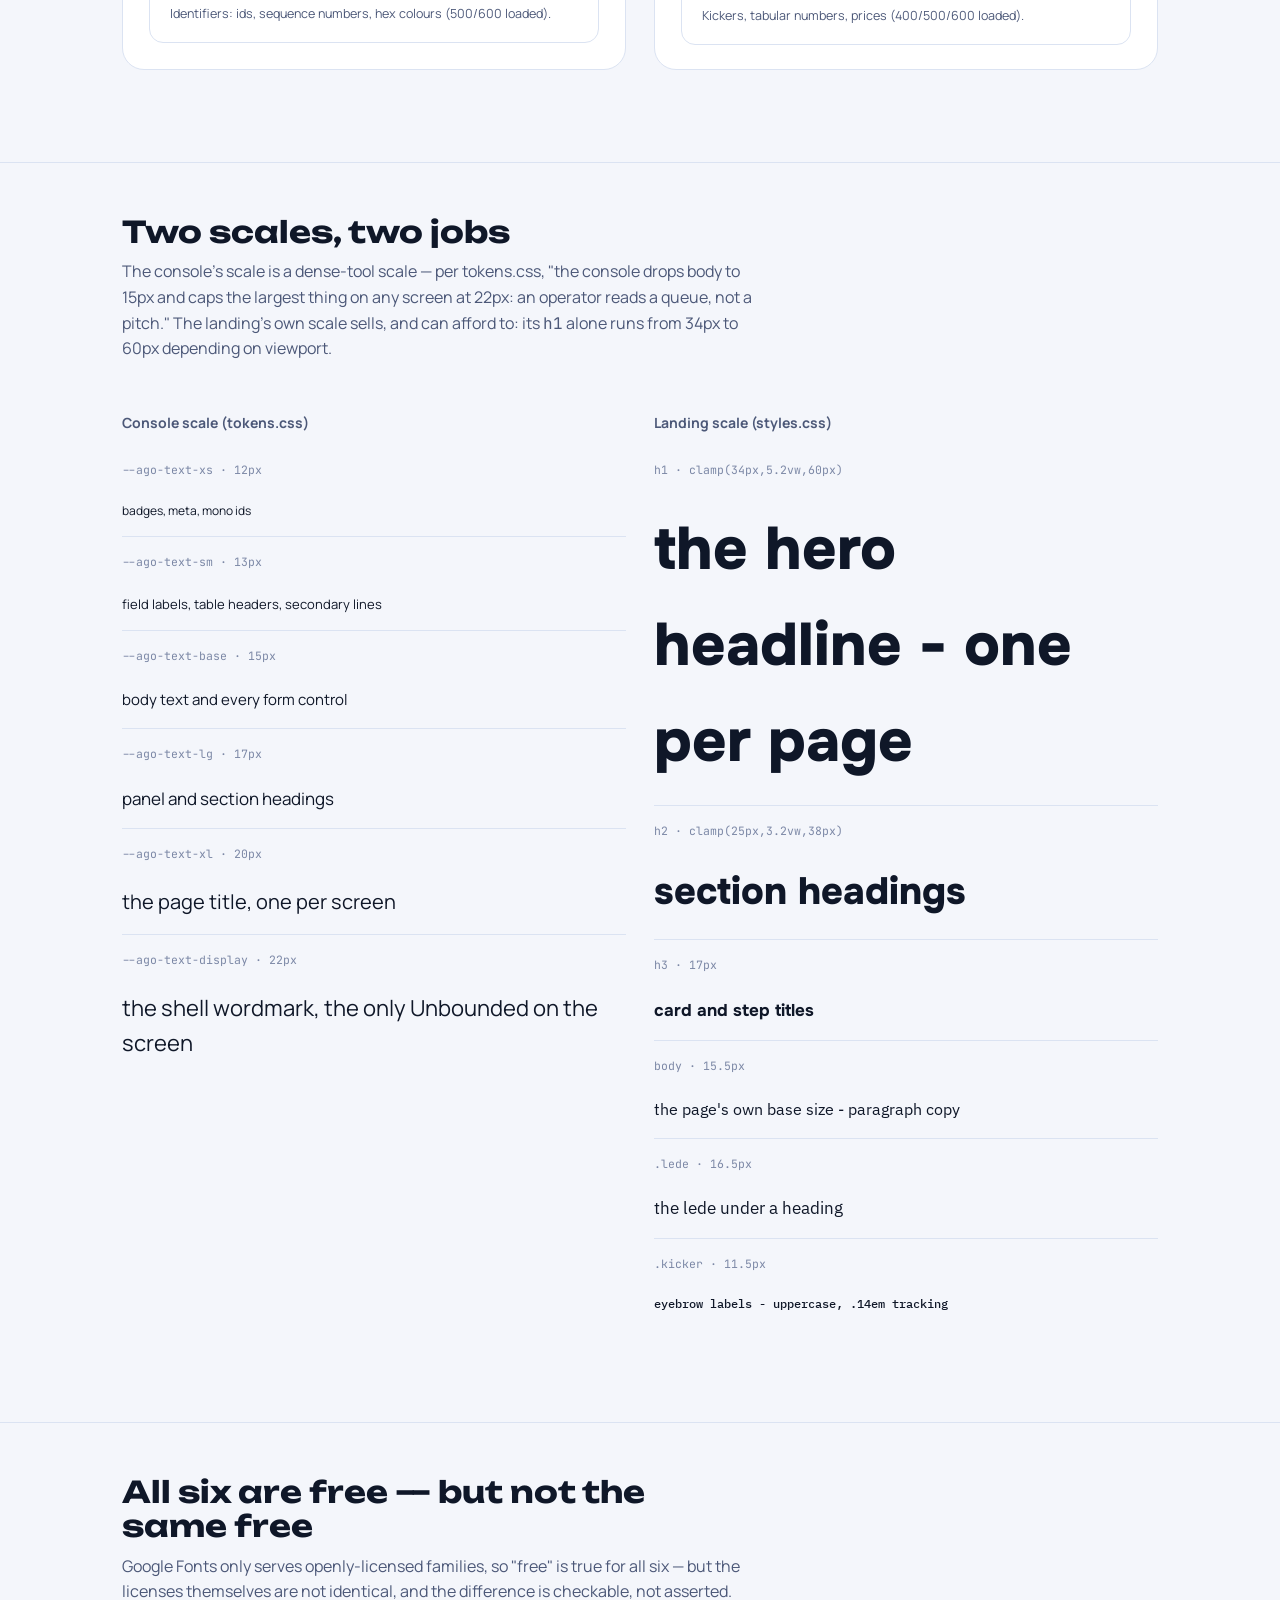
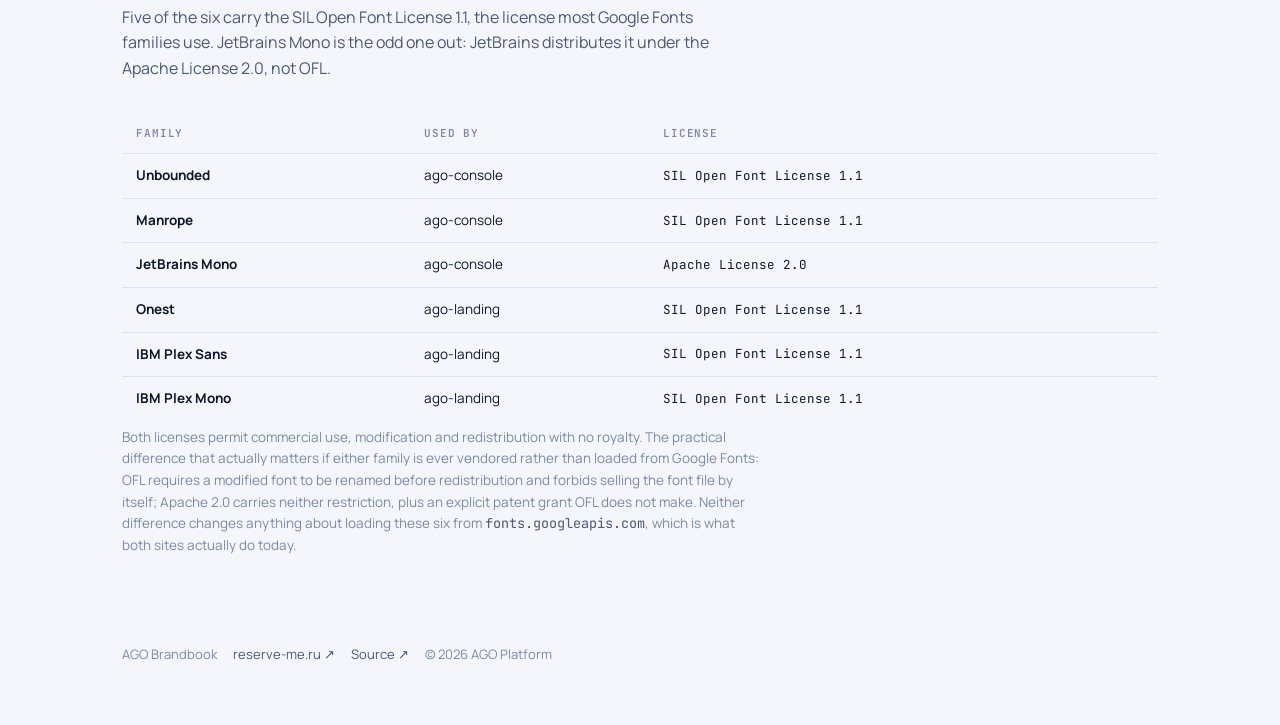
<file: typography.html>
<!doctype html>
<html lang="ru">
<head>
<meta charset="utf-8">
<link rel="icon" type="image/svg+xml" href="favicon.svg">
<meta name="viewport" content="width=device-width, initial-scale=1">
<meta name="description" content="AGO Brandbook — two real type systems, shown honestly, not reconciled.">
<title>AGO Brandbook — Type</title>
<link rel="preconnect" href="https://fonts.googleapis.com">
<link rel="preconnect" href="https://fonts.gstatic.com" crossorigin>
<!-- Every family/weight loaded below is the union of the two real font-loading <link> lines this
     page documents — ago-console/index.html's own line (Unbounded 700, Manrope 400/600/700/800,
     JetBrains Mono 500/600) and ago-landing/index.html's own current line (Onest 500/600/700/800,
     IBM Plex Sans 400/500/600/700, IBM Plex Mono 400/500/600) — so every specimen below renders at
     a weight each site actually ships, not one picked for convenience. -->
<link href="https://fonts.googleapis.com/css2?family=Unbounded:wght@700&family=Manrope:wght@400;600;700;800&family=JetBrains+Mono:wght@500;600&family=Onest:wght@500;600;700;800&family=IBM+Plex+Sans:wght@400;500;600;700&family=IBM+Plex+Mono:wght@400;500;600&display=swap" rel="stylesheet">
<link rel="stylesheet" href="styles.css">
</head>
<body>
<header class="top">
  <div class="wrap topbar">
    <a class="wordmark" href="index.html"><span class="g">A</span>AGO Brandbook</a>
    <div class="topbar-end">
      <nav class="pagenav" aria-label="Brandbook sections">
        <a href="index.html">Color</a>
        <a href="typography.html" aria-current="page">Type</a>
        <a href="icons.html">Icons</a>
        <a href="components.html">Components</a>
        <a href="logo.html">Logo</a>
      </nav>
      <button class="theme-toggle" type="button" id="themeToggle" aria-label="Toggle theme" title="Toggle theme">
        <span id="themeIcon" aria-hidden="true">☾</span>
      </button>
    </div>
  </div>
  <div class="wrap">
    <p class="lede">Two real type systems, not one — the same "both real, shown honestly, not
      reconciled" treatment the <a href="index.html">color page</a> already gives the palette
      discrepancy. This page is the type half of that same finding, checked for the first time here.</p>
  </div>
</header>

<main>
  <!-- THE DISCREPANCY -->
  <section id="discrepancy">
    <div class="wrap">
      <div class="head">
        <span class="kicker">Found 2026-09-20</span>
        <h2>A stale claim, caught by reading both files</h2>
        <p class="lede"><code>ago-console/src/design/tokens.css</code>'s own header comment says
          every value in it, type included, is "traceable to <code>ago-landing/index.html</code>" —
          true on the day it was written. <code>ago-console/index.html</code>'s own font-loading
          <code>&lt;link&gt;</code> still pulls the three families that trace was made from:
          <strong>Unbounded / Manrope / JetBrains Mono</strong>. But <code>ago-landing/index.html</code>'s
          own current font-loading <code>&lt;link&gt;</code> pulls a different three:
          <strong>Onest / IBM Plex Sans / IBM Plex Mono</strong>. The landing page was redesigned
          after the console's tokens were traced from it, and nothing updated the claim.</p>
      </div>
      <div class="callout">Read directly from each repository's own <code>index.html</code>, not
        assumed: <code>ago-console/index.html</code> loads
        <code>family=Unbounded:wght@700&amp;family=Manrope:wght@400;600;700;800&amp;family=JetBrains+Mono:wght@500;600</code>.
        <code>ago-landing/index.html</code> loads
        <code>family=Onest:wght@500;600;700;800&amp;family=IBM+Plex+Sans:wght@400;500;600;700&amp;family=IBM+Plex+Mono:wght@400;500;600</code>.
        Both quoted verbatim from each file's own <code>&lt;link href="https://fonts.googleapis.com/css2?...">"</code>.</div>
    </div>
  </section>

  <!-- TWO SYSTEMS SIDE BY SIDE -->
  <section id="systems">
    <div class="wrap">
      <div class="head">
        <h2>Two systems, side by side</h2>
        <p class="lede">Real specimens, rendered at the actual weights and sizes each site loads and
          uses — not just the family name.</p>
      </div>

      <div class="type-systems">
        <div class="system-block">
          <span class="system-kicker">In use today</span>
          <h3>ago-console's system</h3>
          <p class="system-src">tokens.css: --ago-font-sans / --ago-font-display / --ago-font-mono</p>
          <div class="families">
            <div class="family-card">
              <div class="fam-name">--ago-font-display · Unbounded 700</div>
              <div class="fam-sample" style="font-family:'Unbounded',sans-serif;font-weight:700;">Unbounded</div>
              <div class="fam-role">The wordmark only — one use per screen, by design.</div>
            </div>
            <div class="family-card">
              <div class="fam-name">--ago-font-sans · Manrope 700</div>
              <div class="fam-sample" style="font-family:'Manrope',sans-serif;font-weight:700;">Manrope</div>
              <div class="fam-role">Interface text — every label, paragraph and control (400/600/700/800 loaded).</div>
            </div>
            <div class="family-card">
              <div class="fam-name">--ago-font-mono · JetBrains Mono 600</div>
              <div class="fam-sample" style="font-family:'JetBrains Mono',monospace;font-weight:600;">JetBrains Mono</div>
              <div class="fam-role">Identifiers: ids, sequence numbers, hex colours (500/600 loaded).</div>
            </div>
          </div>
        </div>

        <div class="system-block">
          <span class="system-kicker">In use today</span>
          <h3>ago-landing's system</h3>
          <p class="system-src">styles.css: h1/h2/h3+buttons / body / .kicker+.num</p>
          <div class="families">
            <div class="family-card">
              <div class="fam-name">h1, h2, h3, .brand, .btn · Onest 800</div>
              <div class="fam-sample" style="font-family:'Onest',sans-serif;font-weight:800;">Onest</div>
              <div class="fam-role">Headings, wordmark, buttons, big numbers (500/600/700/800 loaded).</div>
            </div>
            <div class="family-card">
              <div class="fam-name">body · IBM Plex Sans 400</div>
              <div class="fam-sample" style="font-family:'IBM Plex Sans',sans-serif;font-weight:400;">IBM Plex Sans</div>
              <div class="fam-role">Body copy — the page's own default font-family (400/500/600/700 loaded).</div>
            </div>
            <div class="family-card">
              <div class="fam-name">.kicker, .num · IBM Plex Mono 500</div>
              <div class="fam-sample" style="font-family:'IBM Plex Mono',monospace;font-weight:500;">IBM Plex Mono</div>
              <div class="fam-role">Kickers, tabular numbers, prices (400/500/600 loaded).</div>
            </div>
          </div>
        </div>
      </div>
    </div>
  </section>

  <!-- TYPE SCALES -->
  <section id="scales">
    <div class="wrap">
      <div class="head">
        <h2>Two scales, two jobs</h2>
        <p class="lede">The console's scale is a dense-tool scale — per tokens.css, "the console
          drops body to 15px and caps the largest thing on any screen at 22px: an operator reads a
          queue, not a pitch." The landing's own scale sells, and can afford to: its <code>h1</code>
          alone runs from 34px to 60px depending on viewport.</p>
      </div>
      <div class="type-scale-cols">
        <div>
          <h4>Console scale (tokens.css)</h4>
          <div id="type-scale"></div>
        </div>
        <div>
          <h4>Landing scale (styles.css)</h4>
          <div id="type-scale-landing"></div>
        </div>
      </div>
    </div>
  </section>

  <!-- LICENSES -->
  <section id="licenses">
    <div class="wrap">
      <div class="head">
        <h2>All six are free — but not the same free</h2>
        <p class="lede">Google Fonts only serves openly-licensed families, so "free" is true for all
          six — but the licenses themselves are not identical, and the difference is checkable, not
          asserted. Five of the six carry the SIL Open Font License 1.1, the license most Google
          Fonts families use. JetBrains Mono is the odd one out: JetBrains distributes it under the
          Apache License 2.0, not OFL.</p>
      </div>
      <table class="info-table">
        <thead>
          <tr><th>Family</th><th>Used by</th><th>License</th></tr>
        </thead>
        <tbody>
          <tr><td class="fam">Unbounded</td><td>ago-console</td><td class="lic">SIL Open Font License 1.1</td></tr>
          <tr><td class="fam">Manrope</td><td>ago-console</td><td class="lic">SIL Open Font License 1.1</td></tr>
          <tr><td class="fam">JetBrains Mono</td><td>ago-console</td><td class="lic">Apache License 2.0</td></tr>
          <tr><td class="fam">Onest</td><td>ago-landing</td><td class="lic">SIL Open Font License 1.1</td></tr>
          <tr><td class="fam">IBM Plex Sans</td><td>ago-landing</td><td class="lic">SIL Open Font License 1.1</td></tr>
          <tr><td class="fam">IBM Plex Mono</td><td>ago-landing</td><td class="lic">SIL Open Font License 1.1</td></tr>
        </tbody>
      </table>
      <p class="note">Both licenses permit commercial use, modification and redistribution with no
        royalty. The practical difference that actually matters if either family is ever vendored
        rather than loaded from Google Fonts: OFL requires a modified font to be renamed before
        redistribution and forbids selling the font file by itself; Apache 2.0 carries neither
        restriction, plus an explicit patent grant OFL does not make. Neither difference changes
        anything about loading these six from <code>fonts.googleapis.com</code>, which is what both
        sites actually do today.</p>
    </div>
  </section>
</main>

<footer>
  <div class="wrap foot-row">
    <span>AGO Brandbook</span>
    <a href="https://reserve-me.ru" target="_blank" rel="noopener">reserve-me.ru ↗</a>
    <a href="https://github.com/golyakoff/ago-brandbook" target="_blank" rel="noopener">Source ↗</a>
    <span>© 2026 AGO Platform</span>
  </div>
</footer>

<script src="theme.js"></script>
<script src="tokens.js"></script>
</body>
</html>
</file>
<file: styles.css>
/* AGO Brandbook - its own small design system, deliberately not shared with ago-landing's
 * styles.css or ago-console's tokens.css: this page's whole job is to *display* those two files'
 * values as data (swatches, a type scale, the five icons), not to build a UI out of them. Sharing a
 * stylesheet would blur which colors are "the brand" and which are just this page's own chrome.
 *
 * No build step, no framework - the same shape ago-landing's own styles.css states the reasoning
 * for: there is nothing here that needs one.
 *
 * `25-184`: dark-first three-state cascade, the same shape `ago-landing/styles.css` and
 * `ago-console/src/design/tokens.css` both use - bare `:root` is the dark palette (already was, and
 * stays the source of truth), `:root[data-theme="light"]` is the manual override, and the
 * `prefers-color-scheme` block now guards itself with `:not([data-theme="dark"])` so an explicit
 * dark choice can win over a light OS setting too, not just the reverse. Same light values as
 * before, just no longer the only way to reach them - see `theme.js` for what writes the attribute.
 */
:root{
  --bg:#0c101c;
  --panel:#151c30;
  --panel-2:#1b2440;
  --line:#25304d;
  --ink:#eef2fb;
  --ink-soft:#9aa7c4;
  --ink-faint:#6b7797;
  --page-accent:#4c8dff;
  --r:14px;
  --r-lg:22px;
}
:root[data-theme="light"]{
  --bg:#f4f6fb;
  --panel:#ffffff;
  --panel-2:#f2f5fc;
  --line:#dbe3f2;
  --ink:#0f1728;
  --ink-soft:#4c5878;
  --ink-faint:#7c88a6;
  --page-accent:#2f6ce0;
}
@media (prefers-color-scheme: light){
  :root:not([data-theme="dark"]){
    --bg:#f4f6fb;
    --panel:#ffffff;
    --panel-2:#f2f5fc;
    --line:#dbe3f2;
    --ink:#0f1728;
    --ink-soft:#4c5878;
    --ink-faint:#7c88a6;
    --page-accent:#2f6ce0;
  }
}

*{box-sizing:border-box;}
body{
  margin:0;background:var(--bg);color:var(--ink);
  font-family:'Manrope',system-ui,-apple-system,'Segoe UI',Roboto,sans-serif;
  font-size:15.5px;line-height:1.6;-webkit-font-smoothing:antialiased;
}
h1,h2,h3{font-family:'Unbounded','Manrope',sans-serif;margin:0;line-height:1.15;font-weight:700;}
p{margin:0;}
a{color:inherit;}
code{font-family:'JetBrains Mono',ui-monospace,'Consolas',monospace;}

.wrap{max-width:1080px;margin:0 auto;padding:0 22px;}
.kicker{font-family:'JetBrains Mono',monospace;font-size:11.5px;letter-spacing:.14em;text-transform:uppercase;color:var(--page-accent);}
.lede{color:var(--ink-soft);font-size:16px;max-width:70ch;}

header.top{padding:34px 0 30px;border-bottom:1px solid var(--line);}
.wordmark{display:inline-flex;align-items:center;gap:10px;font-family:'Unbounded',sans-serif;font-weight:700;font-size:26px;text-decoration:none;color:inherit;}
/* Glyph +20% over the original 17px, the author's own pick from a side-by-side comparison of five
   candidates (+10% through +50%) - box/gradient/radius unchanged. */
.wordmark .g{width:34px;height:34px;border-radius:9px;background:linear-gradient(140deg,#4c8dff,#9d6bff);display:grid;place-items:center;color:#fff;line-height:1;font-size:20.4px;}
header.top .lede{margin-top:14px;}
header.top .src{margin-top:10px;font-family:'JetBrains Mono',monospace;font-size:12px;color:var(--ink-faint);}

/* Page nav - 25-183. Five real .html files now, not one scroll; this is the one bit of markup
   copy-pasted by hand into every page's own <header> to keep it consistent, the shape a static site
   with no templating has to accept (see the item's own "no build step" note). */
.topbar{display:flex;align-items:center;justify-content:space-between;gap:20px;flex-wrap:wrap;padding-bottom:26px;margin-bottom:26px;border-bottom:1px solid var(--line);}
/* 25-184: the page nav and the theme toggle sit together at the trailing end of the topbar, the
   same "everything after the brand drifts right" grouping ago-landing's own .nav-row uses - kept as
   one wrapper here instead of ago-landing's margin-left:auto so .topbar's existing two-child
   space-between behaviour (wordmark vs. "the rest") doesn't have to change shape for a third item. */
.topbar-end{display:flex;align-items:center;gap:14px;flex-wrap:wrap;}
.pagenav{display:flex;gap:2px;flex-wrap:wrap;font-family:'Manrope',sans-serif;}
.pagenav a{padding:8px 14px;border-radius:999px;font-size:13.5px;font-weight:700;color:var(--ink-soft);text-decoration:none;transition:.15s;}
.pagenav a:hover{color:var(--ink);background:var(--panel-2);}
.pagenav a[aria-current="page"]{color:var(--ink);background:var(--panel-2);box-shadow:inset 0 0 0 1px var(--line);}

/* Theme toggle - 25-184. Same idea as ago-landing's own .theme-toggle (a small square icon button
   beside the nav), redrawn in this page's own chrome rather than importing its CSS class wholesale:
   this page has no Material Symbols font loaded, so the icon is a plain character (this repository's
   own idiom already - see the ✕/✓/i alert glyphs on components.html) instead of an icon-font glyph. */
.theme-toggle{display:flex;align-items:center;justify-content:center;width:36px;height:36px;flex:0 0 auto;
  border:1px solid var(--line);border-radius:10px;background:transparent;color:var(--ink-soft);cursor:pointer;
  font-size:15px;line-height:1;transition:border-color .15s,color .15s,background .15s;}
.theme-toggle:hover{border-color:var(--page-accent);color:var(--ink);background:var(--panel-2);}

section{padding:52px 0;border-bottom:1px solid var(--line);}
section:last-of-type{border-bottom:none;}
.head{max-width:70ch;display:flex;flex-direction:column;gap:10px;margin-bottom:32px;}
.head h2{font-size:clamp(22px,3vw,30px);}
.note{font-size:13.5px;color:var(--ink-faint);max-width:80ch;margin-top:6px;}
.note code{color:var(--ink-soft);}

/* color swatches */
.swatch-group{margin-bottom:34px;}
.swatch-group h3{font-size:15px;font-weight:700;margin-bottom:4px;}
.swatch-group .group-note{font-size:13px;color:var(--ink-faint);max-width:78ch;margin-bottom:16px;}
.swatches{display:grid;grid-template-columns:repeat(auto-fill,minmax(190px,1fr));gap:14px;}
.swatch{border:1px solid var(--line);border-radius:var(--r);overflow:hidden;background:var(--panel);}
.swatch .fill{height:64px;}
.swatch .meta{padding:10px 12px;}
.swatch .name{font-family:'JetBrains Mono',monospace;font-size:12.5px;font-weight:600;}
.swatch .hex{font-family:'JetBrains Mono',monospace;font-size:11.5px;color:var(--ink-faint);margin-top:2px;}
.swatch .usage{font-size:12px;color:var(--ink-soft);margin-top:6px;line-height:1.45;}

/* type */
.type-row{display:flex;align-items:baseline;gap:22px;padding:16px 0;border-bottom:1px solid var(--line);flex-wrap:wrap;}
.type-row:last-child{border-bottom:none;}
.type-row .tok{font-family:'JetBrains Mono',monospace;font-size:11.5px;color:var(--ink-faint);width:220px;flex:0 0 auto;}
.type-row .sample{flex:1 1 320px;}
.families{display:grid;grid-template-columns:repeat(auto-fit,minmax(230px,1fr));gap:16px;margin-bottom:36px;}
.family-card{border:1px solid var(--line);border-radius:var(--r);padding:18px 20px;background:var(--panel);}
.family-card .fam-name{font-size:13px;color:var(--ink-faint);font-family:'JetBrains Mono',monospace;margin-bottom:8px;}
.family-card .fam-sample{font-size:26px;margin-bottom:8px;}
.family-card .fam-role{font-size:12.5px;color:var(--ink-soft);}

/* icons */
.icon-grid{display:grid;grid-template-columns:repeat(auto-fill,minmax(150px,1fr));gap:14px;}
.icon-card{border:1px solid var(--line);border-radius:var(--r);padding:20px 14px;background:var(--panel);display:flex;flex-direction:column;align-items:center;gap:10px;text-align:center;}
.icon-card img{width:40px;height:40px;}
.icon-card .icon-name{font-size:13px;font-weight:600;}
.icon-card .icon-file{font-family:'JetBrains Mono',monospace;font-size:11px;color:var(--ink-faint);}

/* logo */
.logo-block{display:flex;align-items:center;gap:28px;flex-wrap:wrap;}
.logo-demo{border:1px solid var(--line);border-radius:var(--r-lg);padding:34px 44px;background:var(--panel-2);display:flex;align-items:center;justify-content:center;}
.logo-demo .wordmark{font-size:34px;}
.logo-block .lede{flex:1 1 320px;}

/* Typography page - two systems, side by side, 25-183 */
.type-systems{display:grid;grid-template-columns:1fr 1fr;gap:28px;margin-bottom:40px;}
@media (max-width:760px){.type-systems{grid-template-columns:1fr;}}
.system-block{border:1px solid var(--line);border-radius:var(--r-lg);padding:24px 26px;background:var(--panel);}
.system-block .system-kicker{font-family:'JetBrains Mono',monospace;font-size:11px;letter-spacing:.12em;text-transform:uppercase;color:var(--ink-faint);}
.system-block h3{font-size:18px;margin-top:6px;margin-bottom:4px;}
.system-block .system-src{font-family:'JetBrains Mono',monospace;font-size:11.5px;color:var(--ink-faint);margin-bottom:18px;}
.system-block .families{margin-bottom:0;}

.type-scale-cols{display:grid;grid-template-columns:1fr 1fr;gap:28px;margin:28px 0 40px;}
@media (max-width:760px){.type-scale-cols{grid-template-columns:1fr;}}
.type-scale-cols h4{font-size:14px;margin-bottom:10px;color:var(--ink-soft);}

.info-table{width:100%;border-collapse:collapse;margin-top:8px;}
.info-table th,.info-table td{text-align:left;padding:11px 14px;border-bottom:1px solid var(--line);font-size:13.5px;}
.info-table thead th{font-family:'JetBrains Mono',monospace;font-size:11px;letter-spacing:.08em;text-transform:uppercase;color:var(--ink-faint);font-weight:600;}
.info-table td.fam{font-weight:700;}
.info-table td.lic{font-family:'JetBrains Mono',monospace;font-size:12.5px;}
.info-table tbody tr:last-child td{border-bottom:none;}
.callout{border:1px solid var(--line);border-left:3px solid var(--page-accent);border-radius:0 var(--r) var(--r) 0;background:var(--panel);padding:16px 18px;font-size:13.5px;color:var(--ink-soft);margin:22px 0;max-width:80ch;}
.callout code{color:var(--ink-soft);}

/* Components page scaffolding - the brandbook's own chrome around each demo, never the component
   styling itself (that lives in components.css, matching ago-console's real classes/tokens). */
.demo-block{margin-bottom:52px;}
.demo-block h3{font-size:17px;margin-bottom:4px;}
.demo-block .demo-note{font-size:13px;color:var(--ink-faint);max-width:78ch;margin-bottom:18px;}
.demo-stage{border:1px solid var(--line);border-radius:var(--r-lg);background:var(--panel-2);padding:26px;}
.demo-row{display:flex;flex-wrap:wrap;align-items:center;gap:12px;margin-bottom:14px;}
.demo-row:last-child{margin-bottom:0;}
.demo-row-label{font-family:'JetBrains Mono',monospace;font-size:11px;letter-spacing:.06em;text-transform:uppercase;color:var(--ink-faint);width:100%;margin-bottom:2px;}
.demo-col{display:flex;flex-direction:column;gap:14px;}
.demo-item{display:flex;flex-direction:column;align-items:flex-start;gap:8px;}
.demo-cap{font-family:'JetBrains Mono',monospace;font-size:10.5px;letter-spacing:.05em;text-transform:uppercase;color:var(--ink-faint);}
.jump-nav{display:flex;flex-wrap:wrap;gap:8px 16px;margin:18px 0 0;padding:0;list-style:none;font-family:'JetBrains Mono',monospace;font-size:11.5px;}
.jump-nav a{color:var(--ink-faint);text-decoration:none;}
.jump-nav a:hover{color:var(--page-accent);}

footer{padding:36px 0 60px;}
.foot-row{display:flex;gap:16px;flex-wrap:wrap;align-items:center;font-size:13px;color:var(--ink-faint);}
.foot-row a{color:var(--ink-soft);text-decoration:none;}
.foot-row a:hover{color:var(--page-accent);}
</file>
<file: components.css>
/* 25-183: hand-authored to match `ago-console/src/components/components.css` and the token values
   it reads from `ago-console/src/design/tokens.css`, without importing React or running the real
   components - the same "show the real values, don't run the real code" treatment `index.html`'s
   color section already gives `tokens.css` (copied into `tokens.js` as plain data) and this page's
   own typography section gives the two font stacks. Every selector below that starts with
   `.ago-` is copied verbatim from `components.css`. Everything is scoped under `.console-demo` so
   this page's own chrome (`styles.css`) and the real console classes never fight over a property,
   even though none of the class names actually collide.

   Two exceptions, both labelled where they appear:
   - the `--ago-*` custom properties are declared on `.console-demo` itself, not `:root` - this page
     is not the console, so its tokens should not leak past the one section that demonstrates them.
   - a handful of `.is-hover` helper classes at the bottom are NOT part of ago-console's real class
     set. `:hover` still works live on every real control below with a mouse; these helpers exist
     only so a static screenshot or a screen-reader pass sees the hover state too, each one
     mirroring the real rule immediately above it rather than inventing a new look. The dialog demo
     uses the real `<dialog open>` attribute instead of a helper class - see `.dialog-stage` below.

   `25-184`: the `--ago-*` block below used to carry only the console's light values, on the (already
   stale by the day it was written) premise that the console is light-only - see `components.html`'s
   own header comment for the correction. The "DARK" block further down carries the console's real
   dark values, copied the same hand-authored way from `tokens.css`'s own dark block, and follows
   this page's own toggle (`theme.js`'s `data-theme` on `<html>`) rather than a second switch -
   `:root[data-theme="dark"] .console-demo` plus the matching `prefers-color-scheme` media guard.
   These are the console's dark tokens, not the brandbook's own dark chrome (`styles.css`'s `--bg`/
   `--panel`/...) - two different real palettes, kept separate on purpose. */

.console-demo {
  /* --- Type (light theme reads Manrope/JetBrains Mono; Unbounded is not used by any component) --- */
  --ago-font-sans: "Manrope", system-ui, -apple-system, "Segoe UI", Roboto, sans-serif;
  --ago-font-mono: "JetBrains Mono", ui-monospace, "Cascadia Mono", "Consolas", monospace;
  --ago-text-xs: 0.75rem;
  --ago-text-sm: 0.8125rem;
  --ago-text-base: 0.9375rem;
  --ago-text-lg: 1.0625rem;
  --ago-text-xl: 1.25rem;
  --ago-leading-base: 1.5;

  /* --- Ink / paper --- */
  --ago-ink: #14141f;
  --ago-ink-soft: #57546f;
  --ago-ink-faint: #6b6780;
  --ago-paper: #fbfaf7;
  --ago-surface: #ffffff;
  --ago-surface-raised: #fdfcfa;
  --ago-surface-sunken: #f1efe9;
  --ago-line: #e5e2da;
  --ago-line-strong: #8d8675;

  /* --- Brand --- */
  --ago-brand: #4b3aff;
  --ago-brand-deep: #3324c9;
  --ago-brand-hover: var(--ago-brand-deep);
  --ago-brand-tint: #ecebff;
  --ago-lavender: #d9d6ff;
  --ago-lavender-dim: #8f8ac9;
  --ago-lavender-ink: #565096;

  /* --- Status --- */
  --ago-live: #33d17a;
  --ago-mint: #eafffb;
  --ago-success: #12684a;
  --ago-danger: #9f1d17;
  --ago-danger-tint: #fdecea;
  --ago-warning: #7a4d00;
  --ago-warning-tint: #fff4e0;

  /* --- Spacing / radius / shadow / motion --- */
  --ago-space-1: 0.25rem;
  --ago-space-2: 0.5rem;
  --ago-space-3: 0.75rem;
  --ago-space-4: 1rem;
  --ago-space-5: 1.25rem;
  --ago-space-6: 1.5rem;
  --ago-space-8: 2rem;
  --ago-radius-sm: 0.5rem;
  --ago-radius-md: 0.75rem;
  --ago-radius-lg: 1rem;
  --ago-radius-pill: 999px;
  --ago-shadow-sm: 0 1px 2px rgba(20, 20, 31, 0.05), 0 6px 16px -12px rgba(20, 20, 31, 0.35);
  --ago-shadow-md: 0 1px 2px rgba(20, 20, 31, 0.05), 0 12px 28px -18px rgba(20, 20, 31, 0.4);
  --ago-shadow-lg: 0 1px 1px rgba(20, 20, 31, 0.05), 0 20px 44px -24px rgba(20, 20, 31, 0.45);
  --ago-focus-halo: 0 0 0 3px var(--ago-brand-tint);
  --ago-transition: 0.16s ease;

  color: var(--ago-ink);
}

/* ============================================================================ Dark theme (25-184)
   Copied from `tokens.css`'s own dark block (search that file for "DARK THEME") - only colour and
   elevation tokens are redeclared, because none of the type/spacing/radius/motion tokens above
   encode a colour and `tokens.css` itself does not redeclare them either. `--ago-live` is likewise
   left out on purpose - `tokens.css`'s own comment notes it "is unchanged" between themes, so it
   keeps reading from the base `.console-demo` block above rather than being repeated here.

   Scoped to `.console-demo` under this *page's* `data-theme` attribute (`theme.js`, on `<html>`),
   the same two-block shape (`prefers-color-scheme` + explicit override) `tokens.css` uses for the
   console itself - just targeting `.console-demo` instead of `:root`, per this file's header
   comment on why these tokens stay local to the demo section rather than leaking page-wide. These
   are the console's real dark values, not the brandbook's own dark chrome (`styles.css`'s `--bg`/
   `--panel`/`--ink`/...) - a page in dark mode shows two genuinely different dark palettes side by
   side: its own chrome around the demo, and the console's inside it. */
@media (prefers-color-scheme: dark) {
  :root:not([data-theme="light"]) .console-demo {
    --ago-ink: #f5f4ef;
    --ago-ink-soft: #b0b0bf;
    --ago-ink-faint: #9191a1;
    --ago-paper: #13121c;
    --ago-surface: #22202f;
    --ago-surface-raised: #1c1b28;
    --ago-surface-sunken: #0e0d14;
    --ago-line: #323040;
    --ago-line-strong: #787396;
    --ago-brand: #6052ff;
    --ago-brand-deep: #c3beff;
    --ago-brand-hover: #1400f5;
    --ago-brand-tint: #1d1a38;
    --ago-lavender: #413a72;
    --ago-lavender-dim: #9089c9;
    --ago-lavender-ink: #c9c5f2;
    --ago-mint: #0f2b22;
    --ago-success: #7fe0af;
    --ago-danger: #ff8a80;
    --ago-danger-tint: #3a1613;
    --ago-warning: #ffb74d;
    --ago-warning-tint: #3a2a10;
    --ago-shadow-sm: 0 1px 2px rgba(0, 0, 0, 0.4), 0 6px 16px -12px rgba(0, 0, 0, 0.6);
    --ago-shadow-md: 0 1px 2px rgba(0, 0, 0, 0.4), 0 12px 28px -18px rgba(0, 0, 0, 0.65);
    --ago-shadow-lg: 0 1px 1px rgba(0, 0, 0, 0.4), 0 20px 44px -24px rgba(0, 0, 0, 0.7);
  }
}
/* The manual override - `data-theme="dark"` wins over `prefers-color-scheme` in either direction.
   Same values as the block above; see this file's own header comment, and tokens.css's, for why the
   repetition is deliberate rather than a mistake. */
:root[data-theme="dark"] .console-demo {
  --ago-ink: #f5f4ef;
  --ago-ink-soft: #b0b0bf;
  --ago-ink-faint: #9191a1;
  --ago-paper: #13121c;
  --ago-surface: #22202f;
  --ago-surface-raised: #1c1b28;
  --ago-surface-sunken: #0e0d14;
  --ago-line: #323040;
  --ago-line-strong: #787396;
  --ago-brand: #6052ff;
  --ago-brand-deep: #c3beff;
  --ago-brand-hover: #1400f5;
  --ago-brand-tint: #1d1a38;
  --ago-lavender: #413a72;
  --ago-lavender-dim: #9089c9;
  --ago-lavender-ink: #c9c5f2;
  --ago-mint: #0f2b22;
  --ago-success: #7fe0af;
  --ago-danger: #ff8a80;
  --ago-danger-tint: #3a1613;
  --ago-warning: #ffb74d;
  --ago-warning-tint: #3a2a10;
  --ago-shadow-sm: 0 1px 2px rgba(0, 0, 0, 0.4), 0 6px 16px -12px rgba(0, 0, 0, 0.6);
  --ago-shadow-md: 0 1px 2px rgba(0, 0, 0, 0.4), 0 12px 28px -18px rgba(0, 0, 0, 0.65);
  --ago-shadow-lg: 0 1px 1px rgba(0, 0, 0, 0.4), 0 20px 44px -24px rgba(0, 0, 0, 0.7);
}

/* ============================================================================ Button */

.console-demo .ago-btn {
  display: inline-flex;
  align-items: center;
  justify-content: center;
  gap: var(--ago-space-2);
  border: 1px solid transparent;
  border-radius: var(--ago-radius-md);
  font-family: var(--ago-font-sans);
  font-weight: 700;
  font-size: var(--ago-text-base);
  line-height: 1;
  white-space: nowrap;
  cursor: pointer;
  text-decoration: none;
  transition: background var(--ago-transition), border-color var(--ago-transition), color var(--ago-transition);
}
.console-demo .ago-btn--md { padding: var(--ago-space-3) var(--ago-space-5); min-height: 2.5rem; }
.console-demo .ago-btn--sm { padding: var(--ago-space-2) var(--ago-space-3); min-height: 2rem; font-size: var(--ago-text-sm); }
.console-demo .ago-btn:disabled { cursor: not-allowed; opacity: 0.55; }
.console-demo .ago-btn--primary { background: var(--ago-brand); color: #fff; }
.console-demo .ago-btn--primary:hover:not(:disabled) { background: var(--ago-brand-hover); }
.console-demo .ago-btn--secondary { background: var(--ago-surface); color: var(--ago-ink); border-color: var(--ago-line-strong); }
.console-demo .ago-btn--secondary:hover:not(:disabled) { background: var(--ago-brand-tint); border-color: var(--ago-brand); color: var(--ago-brand-deep); }
.console-demo .ago-btn--ghost { background: transparent; color: var(--ago-brand-deep); }
.console-demo .ago-btn--ghost:hover:not(:disabled) { background: var(--ago-brand-tint); }
.console-demo .ago-btn--danger { background: var(--ago-surface); color: var(--ago-danger); border-color: var(--ago-danger); }
.console-demo .ago-btn--danger:hover:not(:disabled) { background: var(--ago-danger-tint); }

/* ============================================================================ Input / Textarea / Select */

.console-demo .ago-control {
  width: 100%;
  background: var(--ago-surface);
  color: var(--ago-ink);
  border: 1px solid var(--ago-line-strong);
  border-radius: var(--ago-radius-sm);
  padding: var(--ago-space-2) var(--ago-space-3);
  font-size: var(--ago-text-base);
  font-family: var(--ago-font-sans);
  transition: border-color var(--ago-transition), box-shadow var(--ago-transition);
}
.console-demo .ago-control:not(textarea) { min-height: 2.5rem; }
.console-demo .ago-control:hover:not(:disabled) { border-color: var(--ago-ink-soft); }
.console-demo .ago-control:focus-visible { border-color: var(--ago-brand); box-shadow: var(--ago-focus-halo); }
.console-demo .ago-control:disabled { background: var(--ago-surface-sunken); color: var(--ago-ink-soft); cursor: not-allowed; }
.console-demo .ago-control[aria-invalid="true"] { border-color: var(--ago-danger); }

/* 25-185: date/time's calendar/clock glyph, copied verbatim from `ago-console/src/components/
   components.css` (see that file's own comment for what was actually confirmed live and why
   `color-scheme` - not a `filter` - is the fix). Scoped through `.console-demo` the same way this
   file's own dark-token block already scopes `tokens.css`'s cascade to this page's demo section
   instead of `:root`. */
.console-demo .ago-control { color-scheme: light; }
@media (prefers-color-scheme: dark) {
  :root:not([data-theme="light"]) .console-demo .ago-control { color-scheme: dark; }
}
:root[data-theme="dark"] .console-demo .ago-control { color-scheme: dark; }

.console-demo .ago-control--textarea { min-height: 5rem; resize: vertical; }
.console-demo .ago-control--select {
  appearance: none;
  padding-right: var(--ago-space-8);
  background-image: linear-gradient(45deg, transparent 50%, var(--ago-ink-soft) 50%), linear-gradient(135deg, var(--ago-ink-soft) 50%, transparent 50%);
  background-position: right calc(var(--ago-space-4) + 4px) center, right var(--ago-space-4) center;
  background-size: 5px 5px, 5px 5px;
  background-repeat: no-repeat;
  cursor: pointer;
}

/* 25-186: PhoneInput.tsx, copied verbatim from `ago-console/src/components/components.css` - the
   non-interactive flag+prefix wrapper for the platform's one supported country. */
.console-demo .ago-phone-input {
  display: flex;
  align-items: stretch;
  width: 100%;
  background: var(--ago-surface);
  border: 1px solid var(--ago-line-strong);
  border-radius: var(--ago-radius-sm);
  transition: border-color var(--ago-transition), box-shadow var(--ago-transition);
}
.console-demo .ago-phone-input:focus-within { border-color: var(--ago-brand); box-shadow: var(--ago-focus-halo); }
.console-demo .ago-phone-input--invalid { border-color: var(--ago-danger); }
.console-demo .ago-phone-input__prefix {
  display: flex;
  align-items: center;
  gap: var(--ago-space-1);
  padding: 0 var(--ago-space-3);
  border-right: 1px solid var(--ago-line-strong);
  color: var(--ago-ink-soft);
  font-size: var(--ago-text-base);
  white-space: nowrap;
  user-select: none;
}
.console-demo .ago-phone-input .ago-control { border: none; background: transparent; box-shadow: none; }
.console-demo .ago-phone-input .ago-control:focus-visible { box-shadow: none; }

/* ============================================================================ Field */

.console-demo .ago-field { display: flex; flex-direction: column; gap: var(--ago-space-1); }
.console-demo .ago-field__label { font-size: var(--ago-text-sm); font-weight: 700; color: var(--ago-ink); }
.console-demo .ago-field__description { font-size: var(--ago-text-sm); color: var(--ago-ink-soft); }
.console-demo .ago-field__error { font-size: var(--ago-text-sm); font-weight: 600; color: var(--ago-danger); }
.console-demo .ago-field__control-row { display: flex; align-items: center; gap: var(--ago-space-3); }

/* ============================================================================ Table */

.console-demo .ago-table-scroll { overflow-x: auto; border: 1px solid var(--ago-line); border-radius: var(--ago-radius-lg); background: var(--ago-surface); }
.console-demo .ago-table { width: 100%; border-collapse: collapse; font-size: var(--ago-text-base); font-family: var(--ago-font-sans); }
.console-demo .ago-table caption { text-align: left; padding: var(--ago-space-3) var(--ago-space-4) 0; font-size: var(--ago-text-sm); color: var(--ago-ink-soft); }
.console-demo .ago-table th, .console-demo .ago-table td { text-align: left; padding: var(--ago-space-3) var(--ago-space-4); border-bottom: 1px solid var(--ago-line); }
.console-demo .ago-table thead th { background: var(--ago-surface-sunken); font-size: var(--ago-text-sm); font-weight: 700; color: var(--ago-ink-soft); white-space: nowrap; }
.console-demo .ago-table tbody tr:last-child td { border-bottom: none; }
.console-demo .ago-table tbody tr:hover td { background: var(--ago-surface-raised); }
.console-demo .ago-table .ago-table__cell--end { text-align: right; font-variant-numeric: tabular-nums; }

/* ============================================================================ Badge */

.console-demo .ago-badge { display: inline-flex; align-items: center; gap: var(--ago-space-2); border-radius: var(--ago-radius-pill); padding: var(--ago-space-1) var(--ago-space-3); font-size: var(--ago-text-xs); font-weight: 700; line-height: 1.4; white-space: nowrap; font-family: var(--ago-font-sans); }
.console-demo .ago-badge__dot { width: 6px; height: 6px; border-radius: 50%; background: currentcolor; flex: none; }
.console-demo .ago-badge--neutral { background: var(--ago-surface-sunken); color: var(--ago-ink); }
.console-demo .ago-badge--brand { background: var(--ago-brand-tint); color: var(--ago-brand-deep); }
.console-demo .ago-badge--accent { background: var(--ago-lavender); color: var(--ago-lavender-ink); }
.console-demo .ago-badge--success { background: var(--ago-mint); color: var(--ago-success); }
.console-demo .ago-badge--success .ago-badge__dot { background: var(--ago-live); box-shadow: 0 0 0 3px rgba(51, 209, 122, 0.22); }
.console-demo .ago-badge--danger { background: var(--ago-danger-tint); color: var(--ago-danger); }
.console-demo .ago-badge--mono { font-family: var(--ago-font-mono); font-weight: 600; letter-spacing: 0.02em; }

/* ============================================================================ Panel */

.console-demo .ago-panel { background: var(--ago-surface); border: 1px solid var(--ago-line); border-radius: var(--ago-radius-lg); box-shadow: var(--ago-shadow-sm); padding: var(--ago-space-5); display: flex; flex-direction: column; gap: var(--ago-space-4); }
.console-demo .ago-panel--quiet { background: var(--ago-surface-raised); box-shadow: none; }
.console-demo .ago-panel__head { display: flex; align-items: flex-start; justify-content: space-between; gap: var(--ago-space-4); flex-wrap: wrap; }
.console-demo .ago-panel__title { font-size: var(--ago-text-lg); font-family: var(--ago-font-sans); font-weight: 700; }
.console-demo .ago-panel__description { margin-top: var(--ago-space-1); font-size: var(--ago-text-sm); color: var(--ago-ink-soft); max-width: 62ch; }
.console-demo .ago-panel__actions { display: flex; align-items: center; gap: var(--ago-space-2); }
.console-demo .ago-panel__body { display: flex; flex-direction: column; gap: var(--ago-space-3); font-size: var(--ago-text-base); }

/* ============================================================================ Alert */

.console-demo .ago-alert { display: flex; align-items: flex-start; gap: var(--ago-space-3); border: 1px solid; border-radius: var(--ago-radius-md); padding: var(--ago-space-3) var(--ago-space-4); font-size: var(--ago-text-base); font-family: var(--ago-font-sans); }
.console-demo .ago-alert__body { display: flex; flex-direction: column; gap: var(--ago-space-2); align-items: flex-start; }
.console-demo .ago-alert__title { font-weight: 700; }
.console-demo .ago-alert--danger { background: var(--ago-danger-tint); border-color: var(--ago-danger); color: var(--ago-danger); }
.console-demo .ago-alert--success { background: var(--ago-mint); border-color: var(--ago-success); color: var(--ago-success); }
.console-demo .ago-alert--info { background: var(--ago-brand-tint); border-color: var(--ago-lavender-dim); color: var(--ago-brand-deep); }
.console-demo .ago-alert__action > :is(a, button) { display: inline-flex; align-items: center; min-height: 2rem; }
.console-demo .ago-alert__glyph { flex: none; line-height: var(--ago-leading-base); font-weight: 800; }

/* ============================================================================ Spinner / Skeleton */

.console-demo .ago-spinner-row { display: inline-flex; align-items: center; gap: var(--ago-space-3); color: var(--ago-ink-soft); font-size: var(--ago-text-base); font-family: var(--ago-font-sans); }
.console-demo .ago-spinner { width: 1.125rem; height: 1.125rem; flex: none; border-radius: 50%; border: 2px solid var(--ago-lavender); border-top-color: var(--ago-brand); animation: console-demo-spin 0.7s linear infinite; }
@keyframes console-demo-spin { to { transform: rotate(360deg); } }
@media (prefers-reduced-motion: reduce) { .console-demo .ago-spinner { animation: none; } }
.console-demo .ago-skeleton { display: block; height: 1rem; border-radius: var(--ago-radius-sm); background: linear-gradient(90deg, var(--ago-surface-sunken), var(--ago-line), var(--ago-surface-sunken)); background-size: 200% 100%; animation: console-demo-shimmer 1.4s ease-in-out infinite; }
@keyframes console-demo-shimmer { from { background-position: 200% 0; } to { background-position: -200% 0; } }
.console-demo .ago-skeleton-stack { display: flex; flex-direction: column; gap: var(--ago-space-3); }

/* ============================================================================ Dialog */

.console-demo .ago-dialog { width: min(32rem, calc(100vw - var(--ago-space-8))); padding: 0; border: 1px solid var(--ago-line); border-radius: var(--ago-radius-lg); background: var(--ago-surface); color: var(--ago-ink); box-shadow: var(--ago-shadow-lg); font-family: var(--ago-font-sans); }
.console-demo .ago-dialog__inner { display: flex; flex-direction: column; gap: var(--ago-space-4); padding: var(--ago-space-5); }
.console-demo .ago-dialog__title { font-size: var(--ago-text-lg); font-weight: 700; text-align: center; }
.console-demo .ago-dialog__footer { display: flex; justify-content: flex-end; gap: var(--ago-space-2); }
.console-demo .ago-dialog--drawer {
  position: fixed;
  inset: 0 auto 0 0;
  margin: 0;
  width: min(20rem, 85vw);
  height: 100%;
  max-height: none;
  border-radius: 0 var(--ago-radius-lg) var(--ago-radius-lg) 0;
  border-left: none;
  transform: translateX(-100%);
  transition: transform 0.16s ease, overlay 0.16s ease allow-discrete, display 0.16s ease allow-discrete;
}
.console-demo .ago-dialog--drawer[open] { transform: translateX(0); }
@starting-style {
  .console-demo .ago-dialog--drawer[open] { transform: translateX(-100%); }
}
@media (prefers-reduced-motion: reduce) {
  .console-demo .ago-dialog--drawer { transition: none; }
}
.console-demo .ago-dialog--drawer .ago-dialog__inner { height: 100%; overflow-y: auto; }

/* ============================================================================ Tooltip */

.console-demo .ago-tooltip-row { display: flex; align-items: center; gap: var(--ago-space-2); }
.console-demo .ago-tooltip { position: relative; display: inline-flex; }
.console-demo .ago-tooltip__trigger { display: inline-flex; align-items: center; justify-content: center; width: 1.5rem; height: 1.5rem; padding: 0; border: 1px solid var(--ago-line-strong); border-radius: var(--ago-radius-pill); background: var(--ago-surface); color: var(--ago-ink-soft); font-family: var(--ago-font-sans); font-size: var(--ago-text-xs); font-weight: 700; line-height: 1; cursor: help; transition: background var(--ago-transition), border-color var(--ago-transition), color var(--ago-transition); }
.console-demo .ago-tooltip__trigger:hover { background: var(--ago-brand-tint); border-color: var(--ago-brand); color: var(--ago-brand-deep); }
.console-demo .ago-tooltip__bubble { position: absolute; z-index: 1; top: calc(100% + var(--ago-space-2)); left: 0; width: max-content; max-width: 18rem; padding: var(--ago-space-2) var(--ago-space-3); border: 1px solid var(--ago-line-strong); border-radius: var(--ago-radius-sm); background: var(--ago-surface-raised); color: var(--ago-ink); font-family: var(--ago-font-sans); font-size: var(--ago-text-sm); font-weight: 400; line-height: var(--ago-leading-base); box-shadow: var(--ago-shadow-md); }

/* ============================================================================ States (shared, not a component) */

.console-demo .ago-empty { padding: var(--ago-space-6) var(--ago-space-4); border: 1px dashed var(--ago-line-strong); border-radius: var(--ago-radius-md); background: var(--ago-surface-raised); color: var(--ago-ink-soft); text-align: center; font-size: var(--ago-text-base); font-family: var(--ago-font-sans); }

/* ============================================================================ Demo-only helpers
   Not part of ago-console's real class set - see the file's own header comment. Each mirrors the
   real rule directly above it in this file, so a static page can show the state without a mouse.
   Dialogs additionally need a stage to render "open" in without covering the viewport. The base
   `.ago-dialog` carries no positioning rule at all in the real file - its host, `<dialog>`/
   `showModal()`, centers it - so `.dialog-stage`'s flex centering below is this page's own harness,
   not a component rule. The drawer variant's real rule genuinely is `position: fixed` (copied
   whole, transform/transition included) because that is what pins it to the viewport edge in
   `ago-console`; the one line this page overrides is that same `position`, to `absolute` against
   `.dialog-stage--drawer` instead of the real viewport, because a `position: fixed` element cannot
   be constrained to a boxed demo on a longer page. */

.console-demo .ago-btn--primary.is-hover { background: var(--ago-brand-hover); }
.console-demo .ago-btn--secondary.is-hover { background: var(--ago-brand-tint); border-color: var(--ago-brand); color: var(--ago-brand-deep); }
.console-demo .ago-btn--ghost.is-hover { background: var(--ago-brand-tint); }
.console-demo .ago-btn--danger.is-hover { background: var(--ago-danger-tint); }
.console-demo .ago-control.is-hover { border-color: var(--ago-ink-soft); }
.console-demo .ago-tooltip__trigger.is-hover { background: var(--ago-brand-tint); border-color: var(--ago-brand); color: var(--ago-brand-deep); }
/* No `.is-open` helper needed for the tooltip bubble: the real rule above never sets
   `display: none`, so a bubble present in the markup is already visible - visibility is the real
   component's job (it does not render the bubble into the DOM at all until hover/focus), not a CSS
   toggle this page needs to reproduce. */

.console-demo .dialog-stage { position: relative; min-height: 320px; border-radius: var(--ago-radius-lg); background: rgba(12, 26, 25, 0.45); display: flex; align-items: center; justify-content: center; padding: var(--ago-space-6); overflow: hidden; }
.console-demo .dialog-stage .ago-dialog { position: relative; }
.console-demo .dialog-stage--drawer { justify-content: flex-start; padding: 0; }
.console-demo .dialog-stage--drawer .ago-dialog--drawer { position: absolute; inset: 0 auto 0 0; margin: 0; }
</file>
